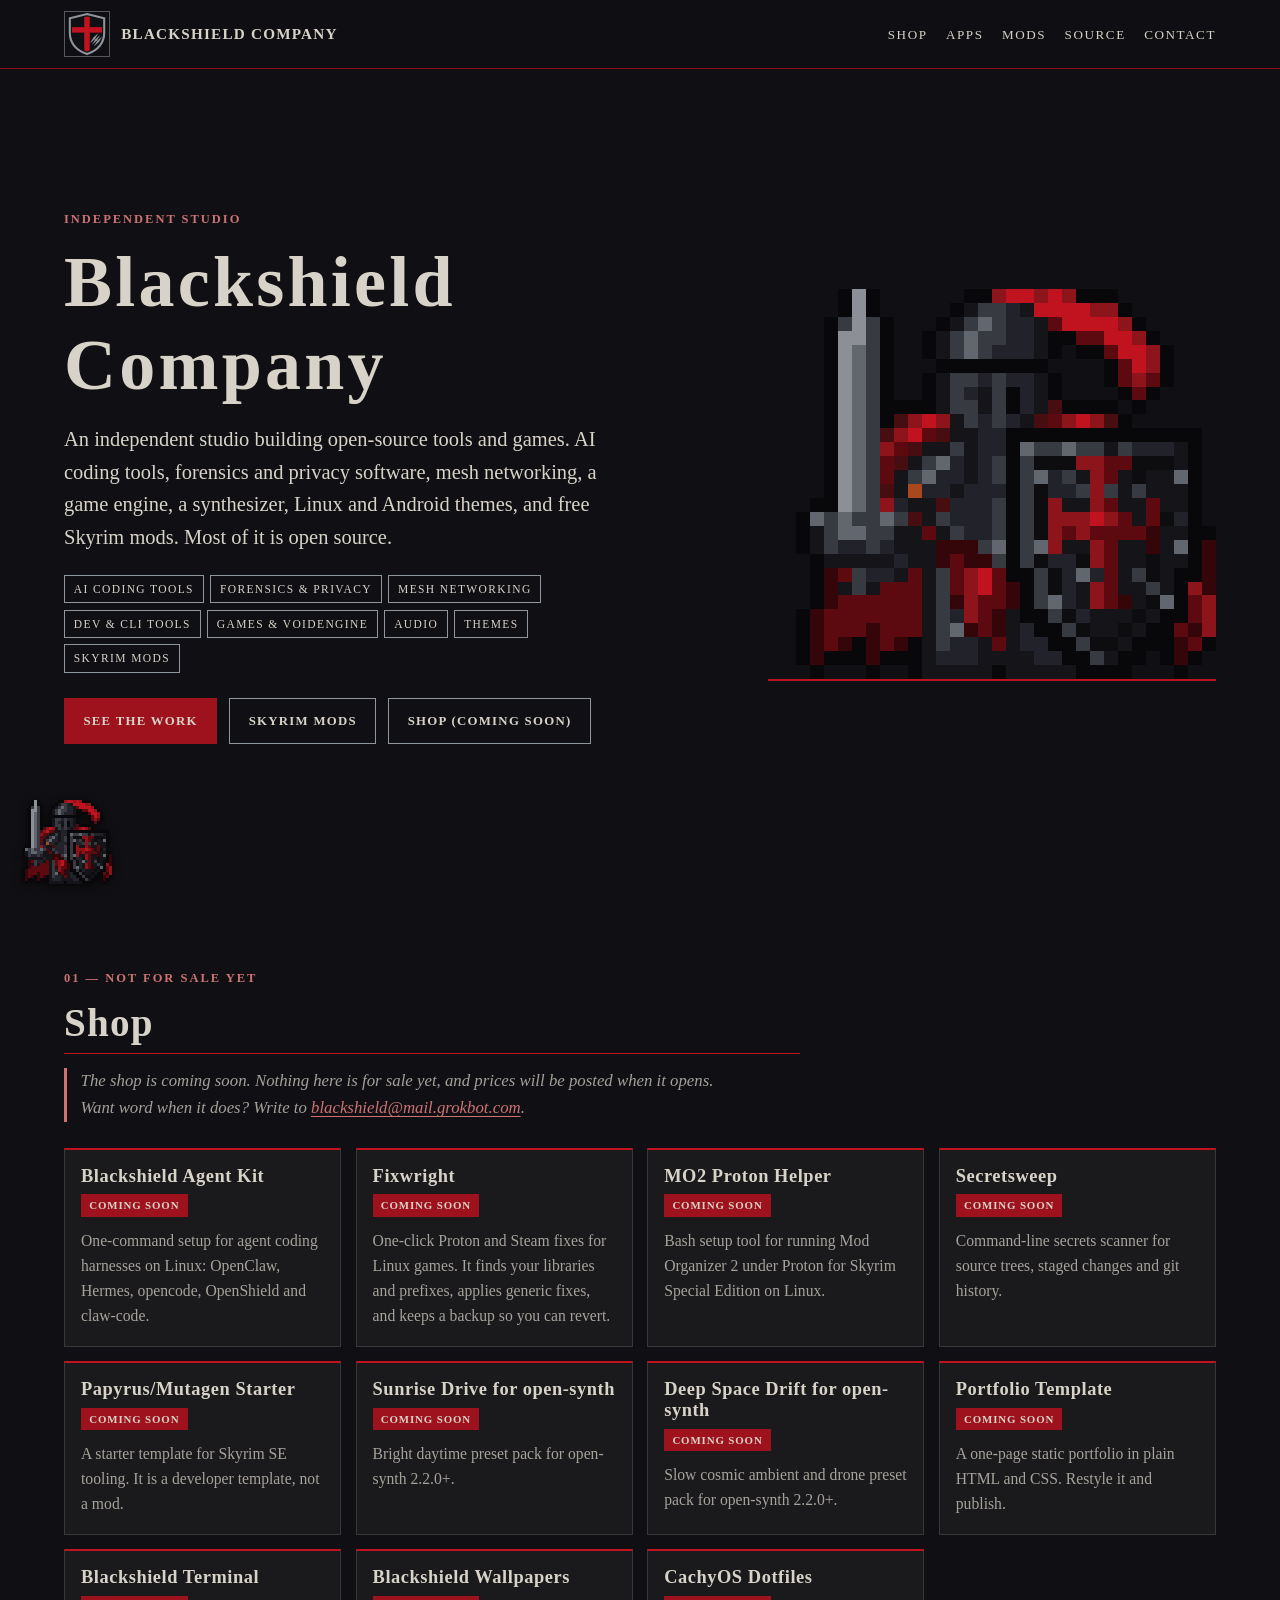
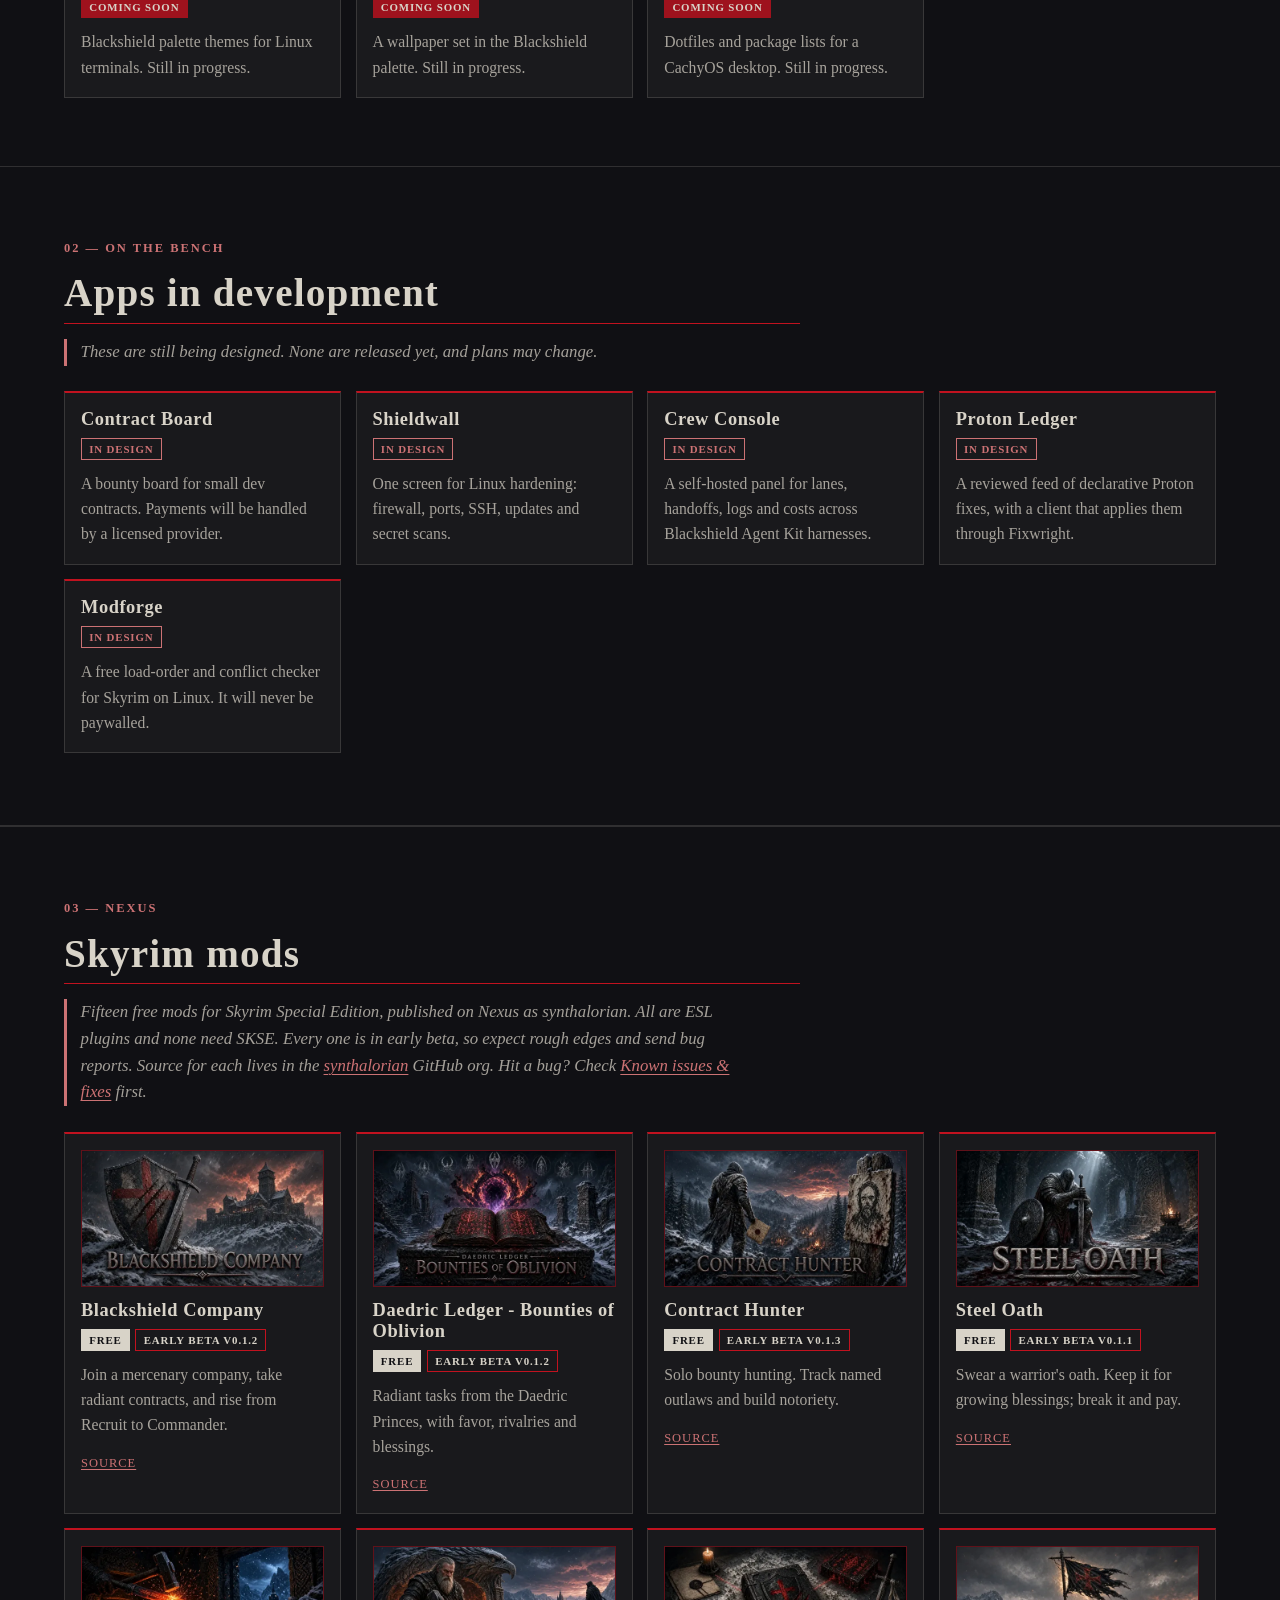
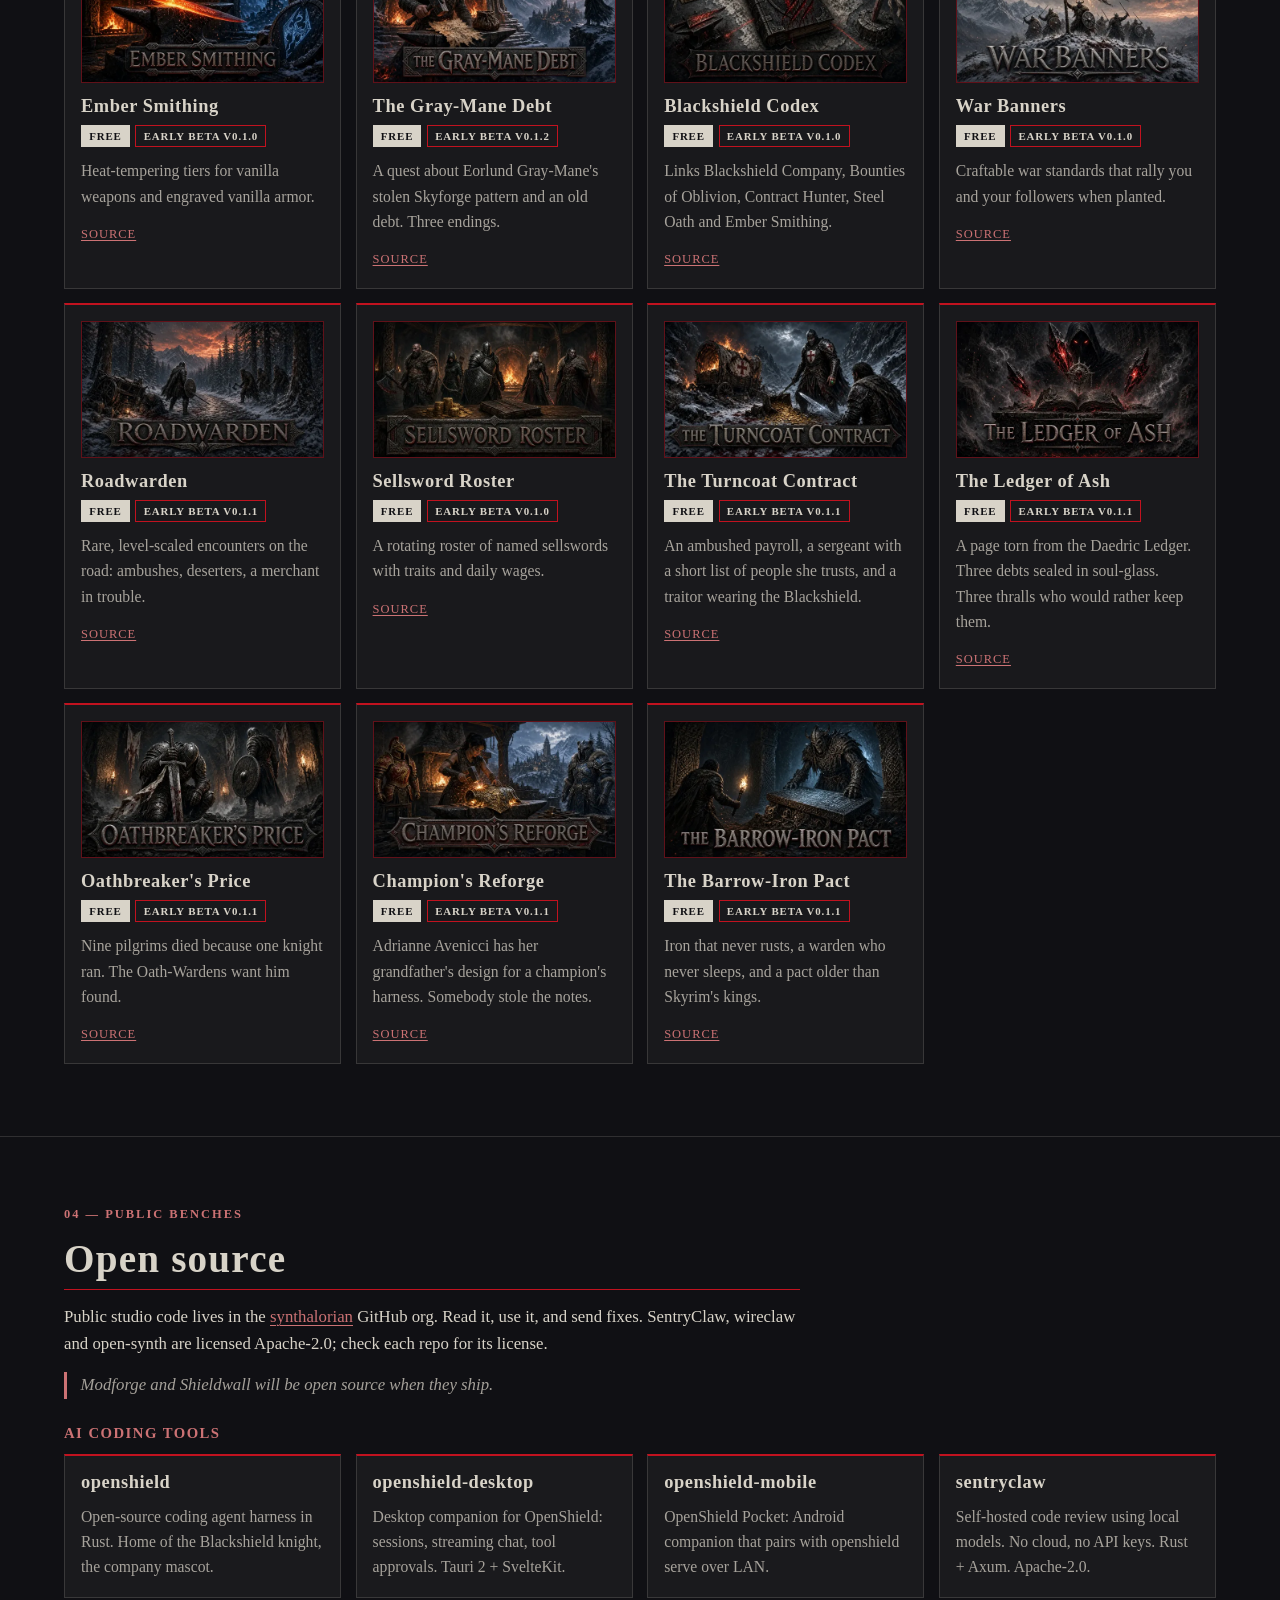
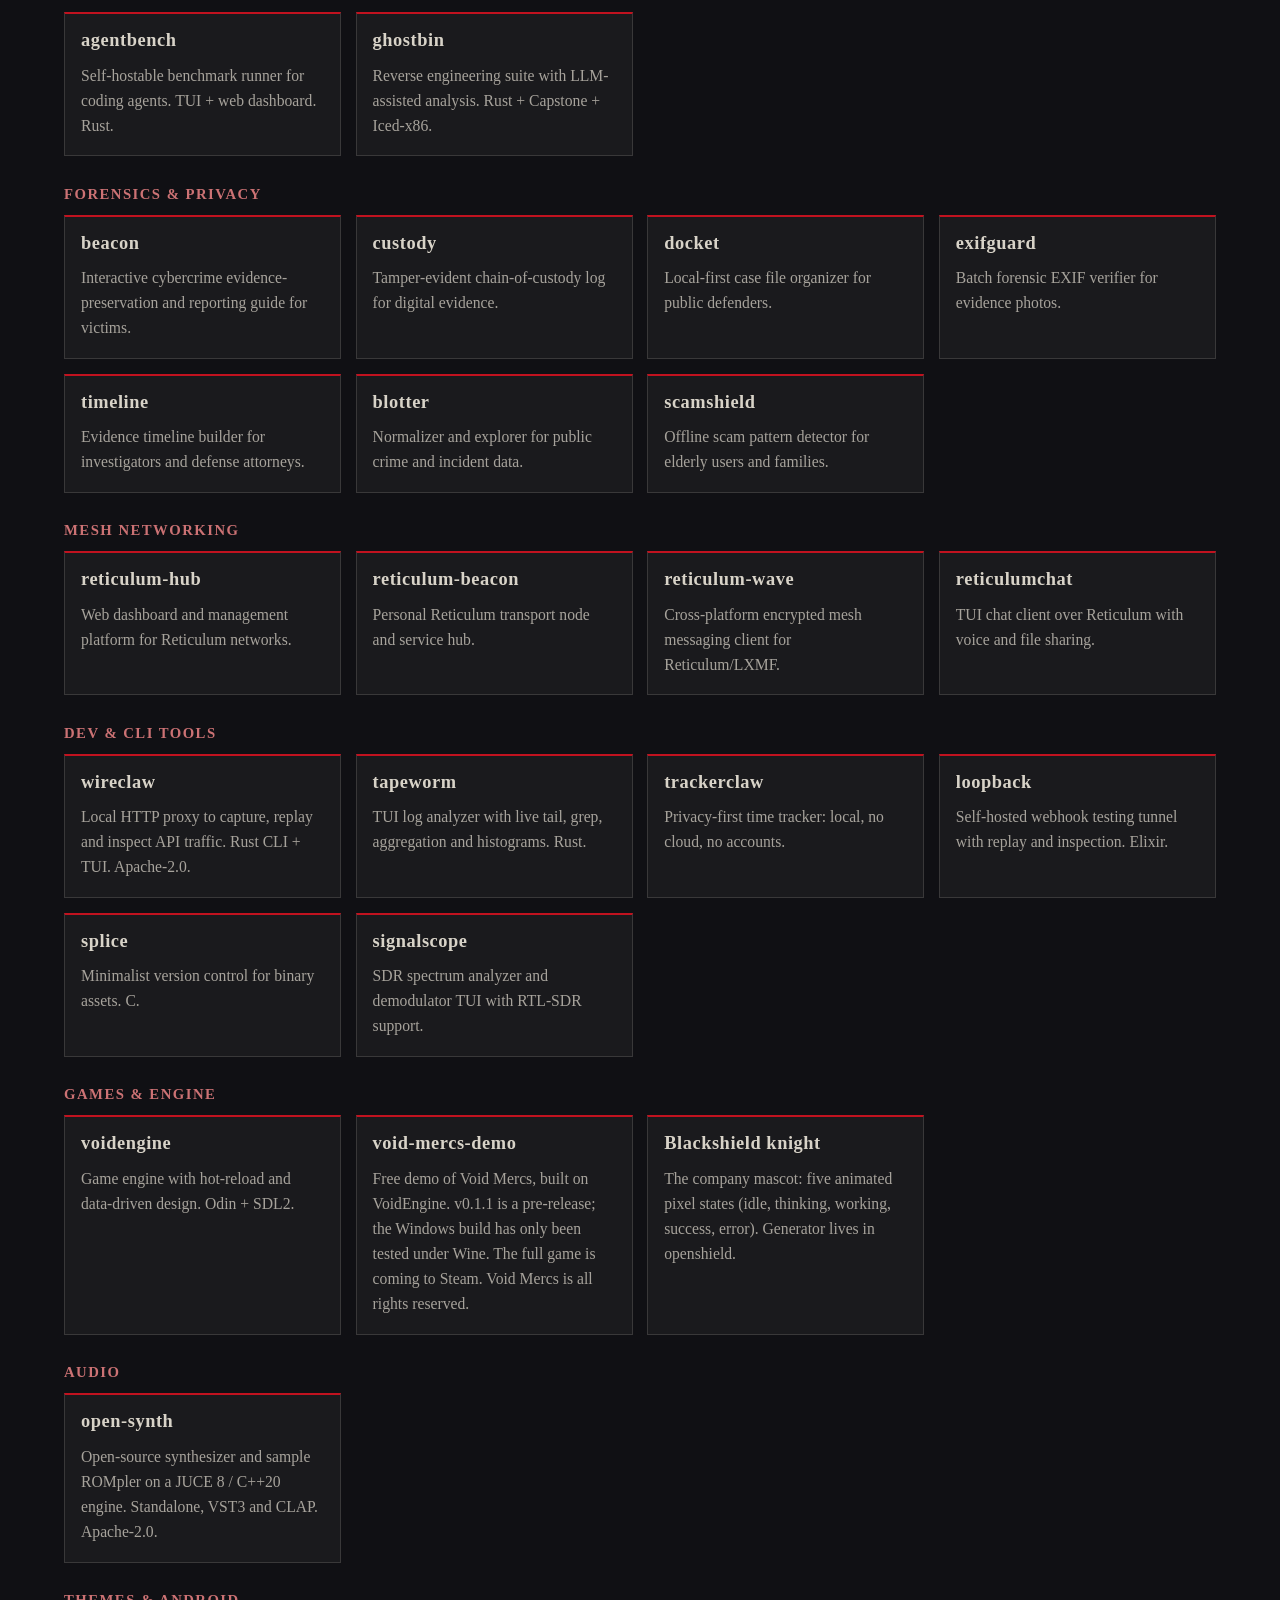
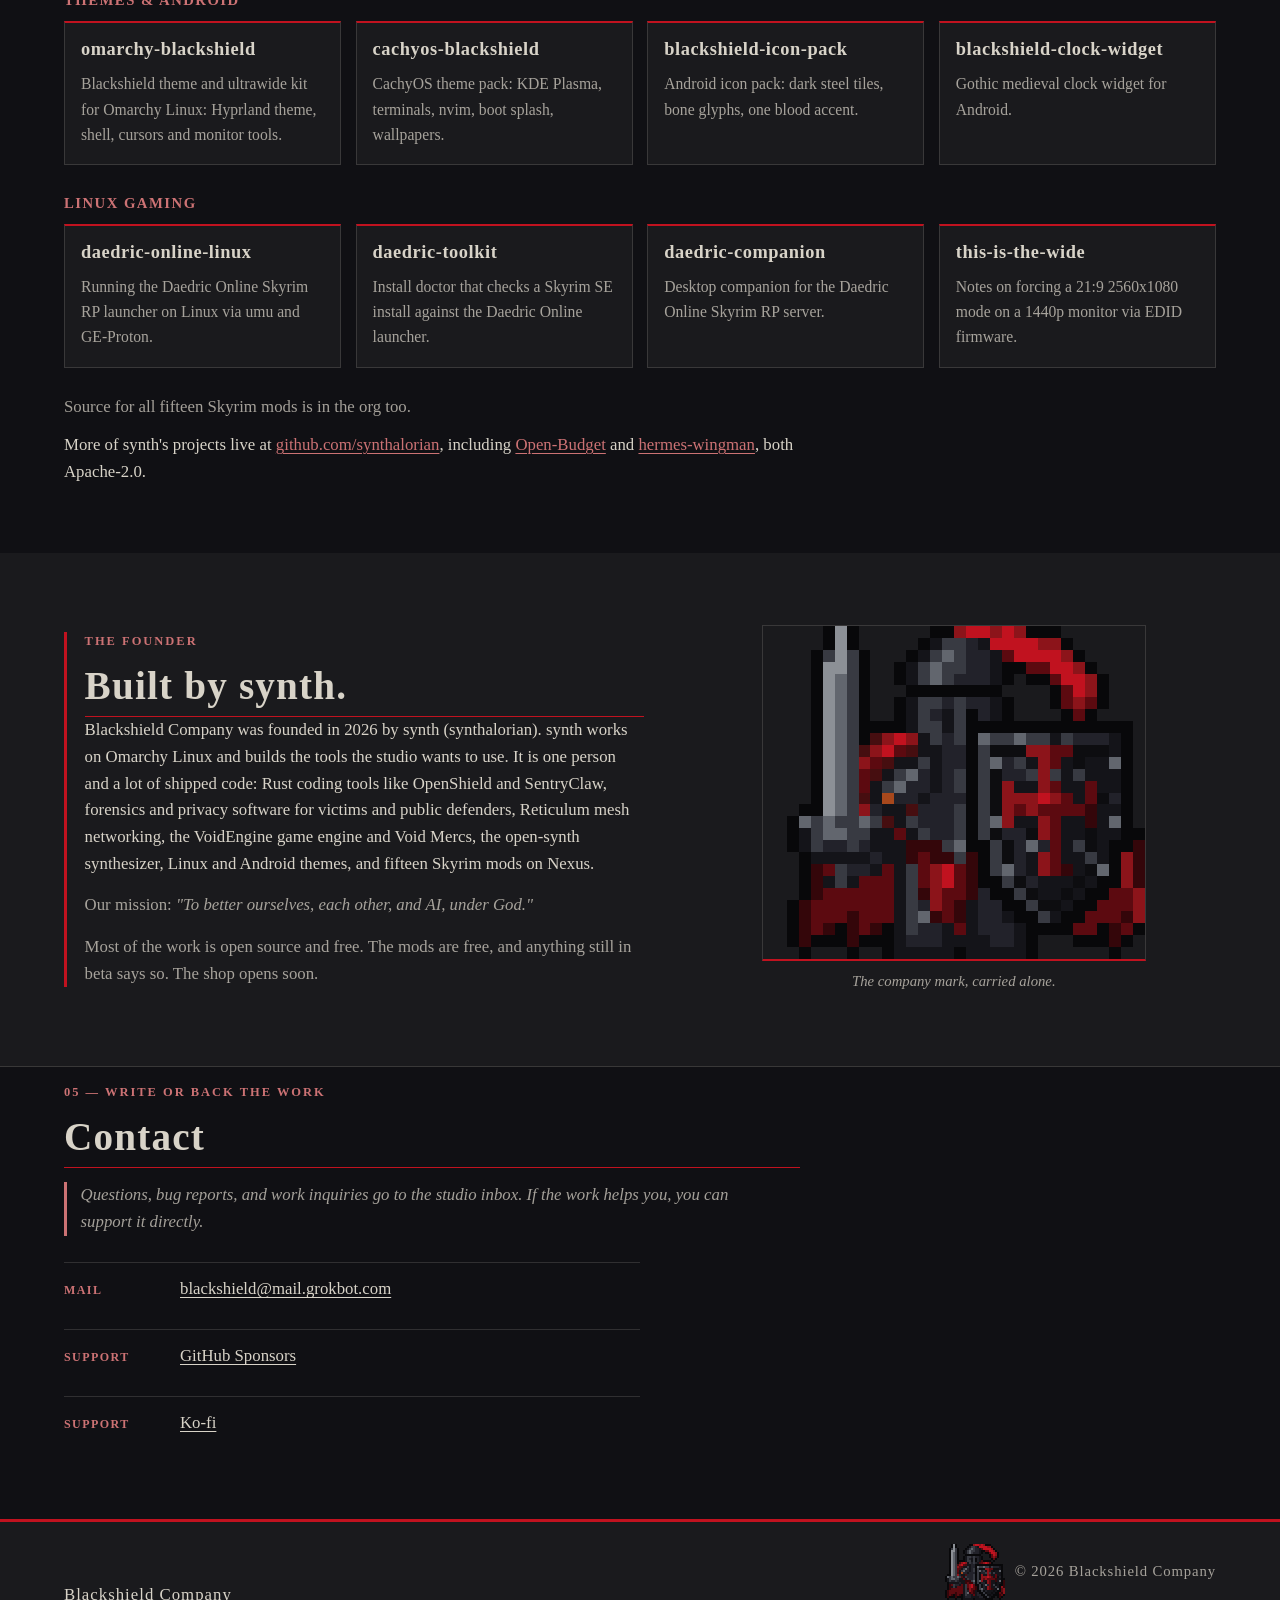
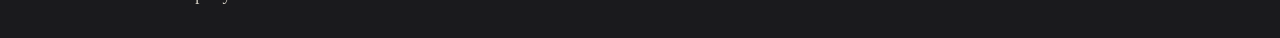
<file: index.html>
<!DOCTYPE html>
<html lang="en">
<head>
  <meta charset="utf-8">
  <script>document.documentElement.classList.add('js')</script>
  <meta name="viewport" content="width=device-width, initial-scale=1">
  <meta name="color-scheme" content="dark">
  <meta name="theme-color" content="#101014">
  <title>Blackshield Company</title>
  <meta name="description" content="Blackshield Company is an independent studio run by synth. Open-source dev tools, forensics and privacy software, mesh networking, games, audio, themes and free Skyrim mods.">
  <link rel="icon" href="assets/img/favicon-32.png" type="image/png" sizes="32x32">
  <link rel="apple-touch-icon" href="assets/img/favicon-180.png" sizes="180x180">
  <link rel="stylesheet" href="style.css">
</head>
<body id="top">
  <a class="skip" href="#main">Skip to content</a>

  <!-- ===== SECTION: NAV (final copy) ===== -->
  <header class="site-nav">
    <div class="nav-inner">
      <a class="brand" href="#top">
        <span class="crest"><img src="assets/img/logo.svg" alt="Blackshield Company logo: a black shield with a red cross and three claw marks" width="46" height="46"></span>
        <span class="brand-name">Blackshield Company</span>
      </a>
      <nav class="nav-links" aria-label="Primary">
        <a href="#shop">Shop</a>
        <a href="#apps">Apps</a>
        <a href="#mods">Mods</a>
        <a href="#source">Source</a>
        <a href="#contact">Contact</a>
      </nav>
    </div>
  </header>
  <!-- ===== END SECTION: NAV ===== -->

  <main id="main">
    <!-- ===== SECTION: HERO (final copy) ===== -->
    <section class="hero reveal" aria-labelledby="hero-title">
      <div class="hero-art" aria-hidden="true"><span class="knight knight-idle"><img src="assets/img/knight/idle.png" width="128" height="28" alt="" decoding="async"></span></div>
      <div class="hero-copy">
        <p class="eyebrow">Independent studio</p>
        <h1 id="hero-title">Blackshield Company</h1>
        <p class="lede">An independent studio building open-source tools and games. AI coding tools, forensics and privacy software, mesh networking, a game engine, a synthesizer, Linux and Android themes, and free Skyrim mods. Most of it is open source.</p>
        <ul class="hero-tags">
          <li>AI coding tools</li><li>Forensics &amp; privacy</li><li>Mesh networking</li><li>Dev &amp; CLI tools</li><li>Games &amp; VoidEngine</li><li>Audio</li><li>Themes</li><li>Skyrim mods</li>
        </ul>
        <div class="hero-actions">
          <a class="btn" href="#source">See the work</a>
          <a class="btn btn-line" href="#mods">Skyrim mods</a>
          <a class="btn btn-line" href="#shop">Shop (coming soon)</a>
        </div>
      </div>
    </section>
    <!-- ===== END SECTION: HERO ===== -->

    <!-- ===== SECTION: SHOP (final copy) ===== -->
    <section class="section reveal" id="shop" aria-labelledby="shop-title">
      <div class="wrap">
        <div class="section-head">
          <p class="eyebrow">01 — Not for sale yet</p>
          <h2 id="shop-title">Shop</h2>
          <p class="note">The shop is coming soon. Nothing here is for sale yet, and prices will be posted when it opens. Want word when it does? Write to <a href="mailto:blackshield@mail.grokbot.com">blackshield@mail.grokbot.com</a>.</p>
        </div>
        <div class="grid">
          <article class="card reveal">
            <div class="card-top">
              <h3>Blackshield Agent Kit</h3>
              <span class="badge badge-soon">Coming soon</span>
            </div>
            <p>One-command setup for agent coding harnesses on Linux: OpenClaw, Hermes, opencode, OpenShield and claw-code.</p>
          </article>
          <article class="card reveal">
            <div class="card-top">
              <h3>Fixwright</h3>
              <span class="badge badge-soon">Coming soon</span>
            </div>
            <p>One-click Proton and Steam fixes for Linux games. It finds your libraries and prefixes, applies generic fixes, and keeps a backup so you can revert.</p>
          </article>
          <article class="card reveal">
            <div class="card-top">
              <h3>MO2 Proton Helper</h3>
              <span class="badge badge-soon">Coming soon</span>
            </div>
            <p>Bash setup tool for running Mod Organizer 2 under Proton for Skyrim Special Edition on Linux.</p>
          </article>
          <article class="card reveal">
            <div class="card-top">
              <h3>Secretsweep</h3>
              <span class="badge badge-soon">Coming soon</span>
            </div>
            <p>Command-line secrets scanner for source trees, staged changes and git history.</p>
          </article>
          <article class="card reveal">
            <div class="card-top">
              <h3>Papyrus/Mutagen Starter</h3>
              <span class="badge badge-soon">Coming soon</span>
            </div>
            <p>A starter template for Skyrim SE tooling. It is a developer template, not a mod.</p>
          </article>
          <article class="card reveal">
            <div class="card-top">
              <h3>Sunrise Drive for open-synth</h3>
              <span class="badge badge-soon">Coming soon</span>
            </div>
            <p>Bright daytime preset pack for open-synth 2.2.0+.</p>
          </article>
          <article class="card reveal">
            <div class="card-top">
              <h3>Deep Space Drift for open-synth</h3>
              <span class="badge badge-soon">Coming soon</span>
            </div>
            <p>Slow cosmic ambient and drone preset pack for open-synth 2.2.0+.</p>
          </article>
          <article class="card reveal">
            <div class="card-top">
              <h3>Portfolio Template</h3>
              <span class="badge badge-soon">Coming soon</span>
            </div>
            <p>A one-page static portfolio in plain HTML and CSS. Restyle it and publish.</p>
          </article>
          <article class="card reveal">
            <div class="card-top">
              <h3>Blackshield Terminal</h3>
              <span class="badge badge-soon">Coming soon</span>
            </div>
            <p>Blackshield palette themes for Linux terminals. Still in progress.</p>
          </article>
          <article class="card reveal">
            <div class="card-top">
              <h3>Blackshield Wallpapers</h3>
              <span class="badge badge-soon">Coming soon</span>
            </div>
            <p>A wallpaper set in the Blackshield palette. Still in progress.</p>
          </article>
          <article class="card reveal">
            <div class="card-top">
              <h3>CachyOS Dotfiles</h3>
              <span class="badge badge-soon">Coming soon</span>
            </div>
            <p>Dotfiles and package lists for a CachyOS desktop. Still in progress.</p>
          </article>
        </div>
      </div>
    </section>
    <!-- ===== END SECTION: SHOP ===== -->

    <!-- ===== SECTION: APPS (final copy) ===== -->
    <section class="band reveal" id="apps" aria-labelledby="apps-title">
      <div class="wrap">
        <div class="section-head">
          <p class="eyebrow">02 — On the bench</p>
          <h2 id="apps-title">Apps in development</h2>
          <p class="note">These are still being designed. None are released yet, and plans may change.</p>
        </div>
        <div class="grid">
          <article class="card card-solid reveal">
            <div class="card-top">
              <h3>Contract Board</h3>
              <span class="badge badge-design">In design</span>
            </div>
            <p>A bounty board for small dev contracts. Payments will be handled by a licensed provider.</p>
          </article>
          <article class="card card-solid reveal">
            <div class="card-top">
              <h3>Shieldwall</h3>
              <span class="badge badge-design">In design</span>
            </div>
            <p>One screen for Linux hardening: firewall, ports, SSH, updates and secret scans.</p>
          </article>
          <article class="card card-solid reveal">
            <div class="card-top">
              <h3>Crew Console</h3>
              <span class="badge badge-design">In design</span>
            </div>
            <p>A self-hosted panel for lanes, handoffs, logs and costs across Blackshield Agent Kit harnesses.</p>
          </article>
          <article class="card card-solid reveal">
            <div class="card-top">
              <h3>Proton Ledger</h3>
              <span class="badge badge-design">In design</span>
            </div>
            <p>A reviewed feed of declarative Proton fixes, with a client that applies them through Fixwright.</p>
          </article>
          <article class="card card-solid reveal">
            <div class="card-top">
              <h3>Modforge</h3>
              <span class="badge badge-design">In design</span>
            </div>
            <p>A free load-order and conflict checker for Skyrim on Linux. It will never be paywalled.</p>
          </article>
        </div>
      </div>
    </section>
    <!-- ===== END SECTION: APPS ===== -->

    <!-- ===== SECTION: SKYRIM MODS (final copy) ===== -->
    <section class="band band-forge reveal" id="mods" aria-labelledby="mods-title">
      <div class="wrap">
        <div class="section-head">
          <p class="eyebrow">03 — Nexus</p>
          <h2 id="mods-title">Skyrim mods</h2>
          <p class="note">Fifteen free mods for Skyrim Special Edition, published on Nexus as synthalorian. All are ESL plugins and none need SKSE. Every one is in early beta, so expect rough edges and send bug reports. Source for each lives in the <a href="https://github.com/synthalorian">synthalorian</a> GitHub org. Hit a bug? Check <a href="/mods/known-issues/">Known issues &amp; fixes</a> first.</p>
        </div>
        <div class="grid">
          <article class="card card-solid reveal">
            <figure class="mod-art"><img src="assets/img/mods/blackshield-company.webp" alt="Cover art for Blackshield Company, a Skyrim mod: join a mercenary company, radiant contracts" width="600" height="338" loading="lazy" decoding="async"></figure>
            <div class="card-top">
              <h3><a href="https://www.nexusmods.com/skyrimspecialedition/mods/194203">Blackshield Company</a></h3>
              <span class="badge-row">
                <span class="badge badge-free">Free</span>
                <span class="badge badge-beta">Early beta v0.1.2</span>
              </span>
            </div>
            <p>Join a mercenary company, take radiant contracts, and rise from Recruit to Commander.</p>
            <p><a class="card-source" href="https://github.com/synthalorian/blackshield-company">Source</a></p>
          </article>
          <article class="card card-solid reveal">
            <figure class="mod-art"><img src="assets/img/mods/bounties-of-oblivion.webp" alt="Cover art for Daedric Ledger - Bounties of Oblivion, a Skyrim mod: radiant Daedric Prince tasks" width="600" height="338" loading="lazy" decoding="async"></figure>
            <div class="card-top">
              <h3><a href="https://www.nexusmods.com/skyrimspecialedition/mods/194204">Daedric Ledger - Bounties of Oblivion</a></h3>
              <span class="badge-row">
                <span class="badge badge-free">Free</span>
                <span class="badge badge-beta">Early beta v0.1.2</span>
              </span>
            </div>
            <p>Radiant tasks from the Daedric Princes, with favor, rivalries and blessings.</p>
            <p><a class="card-source" href="https://github.com/synthalorian/bounties-of-oblivion">Source</a></p>
          </article>
          <article class="card card-solid reveal">
            <figure class="mod-art"><img src="assets/img/mods/contract-hunter.webp" alt="Cover art for Contract Hunter, a Skyrim mod: solo bounty hunting, named outlaws" width="600" height="338" loading="lazy" decoding="async"></figure>
            <div class="card-top">
              <h3><a href="https://www.nexusmods.com/skyrimspecialedition/mods/194206">Contract Hunter</a></h3>
              <span class="badge-row">
                <span class="badge badge-free">Free</span>
                <span class="badge badge-beta">Early beta v0.1.3</span>
              </span>
            </div>
            <p>Solo bounty hunting. Track named outlaws and build notoriety.</p>
            <p><a class="card-source" href="https://github.com/synthalorian/contract-hunter">Source</a></p>
          </article>
          <article class="card card-solid reveal">
            <figure class="mod-art"><img src="assets/img/mods/steel-oath.webp" alt="Cover art for Steel Oath, a Skyrim mod: warrior's oaths and oathbreaker penalties" width="600" height="338" loading="lazy" decoding="async"></figure>
            <div class="card-top">
              <h3><a href="https://www.nexusmods.com/skyrimspecialedition/mods/194208">Steel Oath</a></h3>
              <span class="badge-row">
                <span class="badge badge-free">Free</span>
                <span class="badge badge-beta">Early beta v0.1.1</span>
              </span>
            </div>
            <p>Swear a warrior's oath. Keep it for growing blessings; break it and pay.</p>
            <p><a class="card-source" href="https://github.com/synthalorian/steel-oath">Source</a></p>
          </article>
          <article class="card card-solid reveal">
            <figure class="mod-art"><img src="assets/img/mods/ember-smithing.webp" alt="Cover art for Ember Smithing, a Skyrim mod: heat-tempering tiers and engraved armor" width="600" height="338" loading="lazy" decoding="async"></figure>
            <div class="card-top">
              <h3><a href="https://www.nexusmods.com/skyrimspecialedition/mods/194210">Ember Smithing</a></h3>
              <span class="badge-row">
                <span class="badge badge-free">Free</span>
                <span class="badge badge-beta">Early beta v0.1.0</span>
              </span>
            </div>
            <p>Heat-tempering tiers for vanilla weapons and engraved vanilla armor.</p>
            <p><a class="card-source" href="https://github.com/synthalorian/ember-smithing">Source</a></p>
          </article>
          <article class="card card-solid reveal">
            <figure class="mod-art"><img src="assets/img/mods/the-gray-mane-debt.webp" alt="Cover art for The Gray-Mane Debt, a Skyrim mod: Eorlund's stolen Skyforge pattern" width="600" height="338" loading="lazy" decoding="async"></figure>
            <div class="card-top">
              <h3><a href="https://www.nexusmods.com/skyrimspecialedition/mods/194214">The Gray-Mane Debt</a></h3>
              <span class="badge-row">
                <span class="badge badge-free">Free</span>
                <span class="badge badge-beta">Early beta v0.1.2</span>
              </span>
            </div>
            <p>A quest about Eorlund Gray-Mane's stolen Skyforge pattern and an old debt. Three endings.</p>
            <p><a class="card-source" href="https://github.com/synthalorian/the-gray-mane-debt">Source</a></p>
          </article>
          <article class="card card-solid reveal">
            <figure class="mod-art"><img src="assets/img/mods/blackshield-codex.webp" alt="Cover art for Blackshield Codex, a Skyrim mod: an integration plugin linking the Blackshield mods" width="600" height="338" loading="lazy" decoding="async"></figure>
            <div class="card-top">
              <h3><a href="https://www.nexusmods.com/skyrimspecialedition/mods/194216">Blackshield Codex</a></h3>
              <span class="badge-row">
                <span class="badge badge-free">Free</span>
                <span class="badge badge-beta">Early beta v0.1.0</span>
              </span>
            </div>
            <p>Links Blackshield Company, Bounties of Oblivion, Contract Hunter, Steel Oath and Ember Smithing.</p>
            <p><a class="card-source" href="https://github.com/synthalorian/blackshield-codex">Source</a></p>
          </article>
          <article class="card card-solid reveal">
            <figure class="mod-art"><img src="assets/img/mods/war-banners.webp" alt="Cover art for War Banners, a Skyrim mod: craftable war standards that rally followers" width="600" height="338" loading="lazy" decoding="async"></figure>
            <div class="card-top">
              <h3><a href="https://www.nexusmods.com/skyrimspecialedition/mods/194220">War Banners</a></h3>
              <span class="badge-row">
                <span class="badge badge-free">Free</span>
                <span class="badge badge-beta">Early beta v0.1.0</span>
              </span>
            </div>
            <p>Craftable war standards that rally you and your followers when planted.</p>
            <p><a class="card-source" href="https://github.com/synthalorian/war-banners">Source</a></p>
          </article>
          <article class="card card-solid reveal">
            <figure class="mod-art"><img src="assets/img/mods/roadwarden.webp" alt="Cover art for Roadwarden, a Skyrim mod: rare level-scaled road encounters" width="600" height="338" loading="lazy" decoding="async"></figure>
            <div class="card-top">
              <h3><a href="https://www.nexusmods.com/skyrimspecialedition/mods/194222">Roadwarden</a></h3>
              <span class="badge-row">
                <span class="badge badge-free">Free</span>
                <span class="badge badge-beta">Early beta v0.1.1</span>
              </span>
            </div>
            <p>Rare, level-scaled encounters on the road: ambushes, deserters, a merchant in trouble.</p>
            <p><a class="card-source" href="https://github.com/synthalorian/roadwarden">Source</a></p>
          </article>
          <article class="card card-solid reveal">
            <figure class="mod-art"><img src="assets/img/mods/sellsword-roster.webp" alt="Cover art for Sellsword Roster, a Skyrim mod: rotating named sellswords with traits and wages" width="600" height="338" loading="lazy" decoding="async"></figure>
            <div class="card-top">
              <h3><a href="https://www.nexusmods.com/skyrimspecialedition/mods/194224">Sellsword Roster</a></h3>
              <span class="badge-row">
                <span class="badge badge-free">Free</span>
                <span class="badge badge-beta">Early beta v0.1.0</span>
              </span>
            </div>
            <p>A rotating roster of named sellswords with traits and daily wages.</p>
            <p><a class="card-source" href="https://github.com/synthalorian/sellsword-roster">Source</a></p>
          </article>
          <article class="card card-solid reveal">
            <figure class="mod-art"><img src="assets/img/mods/the-turncoat-contract.webp" alt="Cover art for The Turncoat Contract, a Skyrim mod: an ambushed payroll and a traitor wearing the Blackshield" width="600" height="338" loading="lazy" decoding="async"></figure>
            <div class="card-top">
              <h3><a href="https://www.nexusmods.com/skyrimspecialedition/mods/194333">The Turncoat Contract</a></h3>
              <span class="badge-row">
                <span class="badge badge-free">Free</span>
                <span class="badge badge-beta">Early beta v0.1.1</span>
              </span>
            </div>
            <p>An ambushed payroll, a sergeant with a short list of people she trusts, and a traitor wearing the Blackshield.</p>
            <p><a class="card-source" href="https://github.com/synthalorian/the-turncoat-contract">Source</a></p>
          </article>
          <article class="card card-solid reveal">
            <figure class="mod-art"><img src="assets/img/mods/the-ledger-of-ash.webp" alt="Cover art for The Ledger of Ash, a Skyrim mod: three debts sealed in soul-glass" width="600" height="338" loading="lazy" decoding="async"></figure>
            <div class="card-top">
              <h3><a href="https://www.nexusmods.com/skyrimspecialedition/mods/194334">The Ledger of Ash</a></h3>
              <span class="badge-row">
                <span class="badge badge-free">Free</span>
                <span class="badge badge-beta">Early beta v0.1.1</span>
              </span>
            </div>
            <p>A page torn from the Daedric Ledger. Three debts sealed in soul-glass. Three thralls who would rather keep them.</p>
            <p><a class="card-source" href="https://github.com/synthalorian/the-ledger-of-ash">Source</a></p>
          </article>
          <article class="card card-solid reveal">
            <figure class="mod-art"><img src="assets/img/mods/oathbreakers-price.webp" alt="Cover art for Oathbreaker's Price, a Skyrim mod: nine pilgrims died because one knight ran" width="600" height="338" loading="lazy" decoding="async"></figure>
            <div class="card-top">
              <h3><a href="https://www.nexusmods.com/skyrimspecialedition/mods/194335">Oathbreaker's Price</a></h3>
              <span class="badge-row">
                <span class="badge badge-free">Free</span>
                <span class="badge badge-beta">Early beta v0.1.1</span>
              </span>
            </div>
            <p>Nine pilgrims died because one knight ran. The Oath-Wardens want him found.</p>
            <p><a class="card-source" href="https://github.com/synthalorian/oathbreakers-price">Source</a></p>
          </article>
          <article class="card card-solid reveal">
            <figure class="mod-art"><img src="assets/img/mods/champions-reforge.webp" alt="Cover art for Champion's Reforge, a Skyrim mod: a stolen design for a champion's harness" width="600" height="338" loading="lazy" decoding="async"></figure>
            <div class="card-top">
              <h3><a href="https://www.nexusmods.com/skyrimspecialedition/mods/194336">Champion's Reforge</a></h3>
              <span class="badge-row">
                <span class="badge badge-free">Free</span>
                <span class="badge badge-beta">Early beta v0.1.1</span>
              </span>
            </div>
            <p>Adrianne Avenicci has her grandfather's design for a champion's harness. Somebody stole the notes.</p>
            <p><a class="card-source" href="https://github.com/synthalorian/champions-reforge">Source</a></p>
          </article>
          <article class="card card-solid reveal">
            <figure class="mod-art"><img src="assets/img/mods/barrow-iron-pact.webp" alt="Cover art for The Barrow-Iron Pact, a Skyrim mod: iron that never rusts and a pact older than Skyrim's kings" width="600" height="338" loading="lazy" decoding="async"></figure>
            <div class="card-top">
              <h3><a href="https://www.nexusmods.com/skyrimspecialedition/mods/194337">The Barrow-Iron Pact</a></h3>
              <span class="badge-row">
                <span class="badge badge-free">Free</span>
                <span class="badge badge-beta">Early beta v0.1.1</span>
              </span>
            </div>
            <p>Iron that never rusts, a warden who never sleeps, and a pact older than Skyrim's kings.</p>
            <p><a class="card-source" href="https://github.com/synthalorian/barrow-iron-pact">Source</a></p>
          </article>
        </div>
      </div>
    </section>
    <!-- ===== END SECTION: SKYRIM MODS ===== -->

    <!-- ===== SECTION: OPEN SOURCE (final copy) ===== -->
    <section class="section reveal" id="source" aria-labelledby="source-title">
      <div class="wrap">
        <div class="section-head">
          <p class="eyebrow">04 — Public benches</p>
          <h2 id="source-title">Open source</h2>
          <p class="source-intro">Public studio code lives in the <a href="https://github.com/synthalorian">synthalorian</a> GitHub org. Read it, use it, and send fixes. SentryClaw, wireclaw and open-synth are licensed Apache-2.0; check each repo for its license.</p>
          <p class="note">Modforge and Shieldwall will be open source when they ship.</p>
        </div>
        <div class="source-group">
          <h3>AI coding tools</h3>
          <div class="grid">
            <article class="card card-openshield reveal">
              <h3><a href="https://github.com/synthalorian/openshield">openshield</a></h3>
              <p>Open-source coding agent harness in Rust. Home of the Blackshield knight, the company mascot.</p>
            </article>
            <article class="card reveal">
              <h3><a href="https://github.com/synthalorian/openshield-desktop">openshield-desktop</a></h3>
              <p>Desktop companion for OpenShield: sessions, streaming chat, tool approvals. Tauri 2 + SvelteKit.</p>
            </article>
            <article class="card reveal">
              <h3><a href="https://github.com/synthalorian/openshield-mobile">openshield-mobile</a></h3>
              <p>OpenShield Pocket: Android companion that pairs with openshield serve over LAN.</p>
            </article>
            <article class="card reveal">
              <h3><a href="https://github.com/synthalorian/sentryclaw">sentryclaw</a></h3>
              <p>Self-hosted code review using local models. No cloud, no API keys. Rust + Axum. Apache-2.0.</p>
            </article>
            <article class="card reveal">
              <h3><a href="https://github.com/synthalorian/agentbench">agentbench</a></h3>
              <p>Self-hostable benchmark runner for coding agents. TUI + web dashboard. Rust.</p>
            </article>
            <article class="card reveal">
              <h3><a href="https://github.com/synthalorian/ghostbin">ghostbin</a></h3>
              <p>Reverse engineering suite with LLM-assisted analysis. Rust + Capstone + Iced-x86.</p>
            </article>
          </div>
        </div>
        <div class="source-group">
          <h3>Forensics &amp; privacy</h3>
          <div class="grid">
            <article class="card reveal">
              <h3><a href="https://github.com/synthalorian/beacon">beacon</a></h3>
              <p>Interactive cybercrime evidence-preservation and reporting guide for victims.</p>
            </article>
            <article class="card reveal">
              <h3><a href="https://github.com/synthalorian/custody">custody</a></h3>
              <p>Tamper-evident chain-of-custody log for digital evidence.</p>
            </article>
            <article class="card reveal">
              <h3><a href="https://github.com/synthalorian/docket">docket</a></h3>
              <p>Local-first case file organizer for public defenders.</p>
            </article>
            <article class="card reveal">
              <h3><a href="https://github.com/synthalorian/exifguard">exifguard</a></h3>
              <p>Batch forensic EXIF verifier for evidence photos.</p>
            </article>
            <article class="card reveal">
              <h3><a href="https://github.com/synthalorian/timeline">timeline</a></h3>
              <p>Evidence timeline builder for investigators and defense attorneys.</p>
            </article>
            <article class="card reveal">
              <h3><a href="https://github.com/synthalorian/blotter">blotter</a></h3>
              <p>Normalizer and explorer for public crime and incident data.</p>
            </article>
            <article class="card reveal">
              <h3><a href="https://github.com/synthalorian/scamshield">scamshield</a></h3>
              <p>Offline scam pattern detector for elderly users and families.</p>
            </article>
          </div>
        </div>
        <div class="source-group">
          <h3>Mesh networking</h3>
          <div class="grid">
            <article class="card reveal">
              <h3><a href="https://github.com/synthalorian/reticulum-hub">reticulum-hub</a></h3>
              <p>Web dashboard and management platform for Reticulum networks.</p>
            </article>
            <article class="card reveal">
              <h3><a href="https://github.com/synthalorian/reticulum-beacon">reticulum-beacon</a></h3>
              <p>Personal Reticulum transport node and service hub.</p>
            </article>
            <article class="card reveal">
              <h3><a href="https://github.com/synthalorian/reticulum-wave">reticulum-wave</a></h3>
              <p>Cross-platform encrypted mesh messaging client for Reticulum/LXMF.</p>
            </article>
            <article class="card reveal">
              <h3><a href="https://github.com/synthalorian/reticulumchat">reticulumchat</a></h3>
              <p>TUI chat client over Reticulum with voice and file sharing.</p>
            </article>
          </div>
        </div>
        <div class="source-group">
          <h3>Dev &amp; CLI tools</h3>
          <div class="grid">
            <article class="card reveal">
              <h3><a href="https://github.com/synthalorian/wireclaw">wireclaw</a></h3>
              <p>Local HTTP proxy to capture, replay and inspect API traffic. Rust CLI + TUI. Apache-2.0.</p>
            </article>
            <article class="card reveal">
              <h3><a href="https://github.com/synthalorian/tapeworm">tapeworm</a></h3>
              <p>TUI log analyzer with live tail, grep, aggregation and histograms. Rust.</p>
            </article>
            <article class="card reveal">
              <h3><a href="https://github.com/synthalorian/trackerclaw">trackerclaw</a></h3>
              <p>Privacy-first time tracker: local, no cloud, no accounts.</p>
            </article>
            <article class="card reveal">
              <h3><a href="https://github.com/synthalorian/loopback">loopback</a></h3>
              <p>Self-hosted webhook testing tunnel with replay and inspection. Elixir.</p>
            </article>
            <article class="card reveal">
              <h3><a href="https://github.com/synthalorian/splice">splice</a></h3>
              <p>Minimalist version control for binary assets. C.</p>
            </article>
            <article class="card reveal">
              <h3><a href="https://github.com/synthalorian/signalscope">signalscope</a></h3>
              <p>SDR spectrum analyzer and demodulator TUI with RTL-SDR support.</p>
            </article>
          </div>
        </div>
        <div class="source-group">
          <h3>Games &amp; engine</h3>
          <div class="grid">
            <article class="card reveal">
              <h3><a href="https://github.com/synthalorian/voidengine">voidengine</a></h3>
              <p>Game engine with hot-reload and data-driven design. Odin + SDL2.</p>
            </article>
            <article class="card reveal">
              <h3><a href="https://github.com/synthalorian/void-mercs-demo">void-mercs-demo</a></h3>
              <p>Free demo of Void Mercs, built on VoidEngine. v0.1.1 is a pre-release; the Windows build has only been tested under Wine. The full game is coming to Steam. Void Mercs is all rights reserved.</p>
            </article>
            <article class="card reveal">
              <h3><a href="https://github.com/synthalorian/openshield/blob/main/scripts/knight-sprite.py">Blackshield knight</a></h3>
              <p>The company mascot: five animated pixel states (idle, thinking, working, success, error). Generator lives in openshield.</p>
            </article>
          </div>
        </div>
        <div class="source-group">
          <h3>Audio</h3>
          <div class="grid">
            <article class="card reveal">
              <h3><a href="https://github.com/synthalorian/open-synth">open-synth</a></h3>
              <p>Open-source synthesizer and sample ROMpler on a JUCE 8 / C++20 engine. Standalone, VST3 and CLAP. Apache-2.0.</p>
            </article>
          </div>
        </div>
        <div class="source-group">
          <h3>Themes &amp; Android</h3>
          <div class="grid">
            <article class="card reveal">
              <h3><a href="https://github.com/synthalorian/omarchy-blackshield">omarchy-blackshield</a></h3>
              <p>Blackshield theme and ultrawide kit for Omarchy Linux: Hyprland theme, shell, cursors and monitor tools.</p>
            </article>
            <article class="card reveal">
              <h3><a href="https://github.com/synthalorian/cachyos-blackshield">cachyos-blackshield</a></h3>
              <p>CachyOS theme pack: KDE Plasma, terminals, nvim, boot splash, wallpapers.</p>
            </article>
            <article class="card reveal">
              <h3><a href="https://github.com/synthalorian/blackshield-icon-pack">blackshield-icon-pack</a></h3>
              <p>Android icon pack: dark steel tiles, bone glyphs, one blood accent.</p>
            </article>
            <article class="card reveal">
              <h3><a href="https://github.com/synthalorian/blackshield-clock-widget">blackshield-clock-widget</a></h3>
              <p>Gothic medieval clock widget for Android.</p>
            </article>
          </div>
        </div>
        <div class="source-group">
          <h3>Linux gaming</h3>
          <div class="grid">
            <article class="card reveal">
              <h3><a href="https://github.com/synthalorian/daedric-online-linux">daedric-online-linux</a></h3>
              <p>Running the Daedric Online Skyrim RP launcher on Linux via umu and GE-Proton.</p>
            </article>
            <article class="card reveal">
              <h3><a href="https://github.com/synthalorian/daedric-toolkit">daedric-toolkit</a></h3>
              <p>Install doctor that checks a Skyrim SE install against the Daedric Online launcher.</p>
            </article>
            <article class="card reveal">
              <h3><a href="https://github.com/synthalorian/daedric-companion">daedric-companion</a></h3>
              <p>Desktop companion for the Daedric Online Skyrim RP server.</p>
            </article>
            <article class="card reveal">
              <h3><a href="https://github.com/synthalorian/this-is-the-wide">this-is-the-wide</a></h3>
              <p>Notes on forcing a 21:9 2560x1080 mode on a 1440p monitor via EDID firmware.</p>
            </article>
          </div>
        </div>
        <p class="source-foot">Source for all fifteen Skyrim mods is in the org too.</p>
        <p class="source-foot">More of synth's projects live at <a href="https://github.com/synthalorian">github.com/synthalorian</a>, including <a href="https://github.com/synthalorian/Open-Budget">Open-Budget</a> and <a href="https://github.com/synthalorian/hermes-wingman">hermes-wingman</a>, both Apache-2.0.</p>
      </div>
    </section>
    <!-- ===== END SECTION: OPEN SOURCE ===== -->

    <!-- ===== SECTION: STUDIO PITCH (final copy) ===== -->
    <section class="pitch reveal" id="studio" aria-labelledby="studio-title">
      <div class="wrap pitch-grid">
        <div class="pitch-copy">
          <p class="eyebrow">The founder</p>
          <h2 id="studio-title">Built by synth.</h2>
          <p>Blackshield Company was founded in 2026 by synth (synthalorian). synth works on Omarchy Linux and builds the tools the studio wants to use. It is one person and a lot of shipped code: Rust coding tools like OpenShield and SentryClaw, forensics and privacy software for victims and public defenders, Reticulum mesh networking, the VoidEngine game engine and Void Mercs, the open-synth synthesizer, Linux and Android themes, and fifteen Skyrim mods on Nexus.</p>
          <p class="mission">Our mission: <em>"To better ourselves, each other, and AI, under God."</em></p>
          <p>Most of the work is open source and free. The mods are free, and anything still in beta says so. The shop opens soon.</p>
        </div>
        <figure class="plate">
          <span class="knight knight-success"><img src="assets/img/knight/success.png" width="96" height="28" alt="The Blackshield knight: a black helm, a red plume, a sword and a red-cross shield" decoding="async"></span>
          <figcaption>The company mark, carried alone.</figcaption>
        </figure>
      </div>
    </section>
    <!-- ===== END SECTION: STUDIO PITCH ===== -->

    <!-- ===== SECTION: CONTACT (final copy) ===== -->
    <section class="section contact reveal" id="contact" aria-labelledby="contact-title">
      <div class="wrap">
        <div class="section-head">
          <p class="eyebrow">05 — Write or back the work</p>
          <h2 id="contact-title">Contact</h2>
          <p class="note">Questions, bug reports, and work inquiries go to the studio inbox. If the work helps you, you can support it directly.</p>
        </div>
        <ul class="contact-list">
          <li>
            <span class="contact-label">Mail</span>
            <a href="mailto:blackshield@mail.grokbot.com">blackshield@mail.grokbot.com</a>
          </li>
          <li>
            <span class="contact-label">Support</span>
            <a href="https://github.com/sponsors/synthalorian">GitHub Sponsors</a>
          </li>
          <li>
            <span class="contact-label">Support</span>
            <a href="https://ko-fi.com/synthalorian">Ko-fi</a>
          </li>
        </ul>
      </div>
    </section>
    <!-- ===== END SECTION: CONTACT ===== -->
  </main>

  <!-- ===== SECTION: FOOTER (final copy) ===== -->
  <footer class="site-footer reveal">
    <div class="wrap footer-inner">
      <a href="#top">Blackshield Company</a>
      <p class="footer-mascot"><img src="assets/img/knight/frame.png" alt="The Blackshield knight" width="64" height="56" loading="lazy" decoding="async"> © 2026 Blackshield Company</p>
    </div>
  </footer>
  <!-- ===== END SECTION: FOOTER ===== -->
  <script>
    document.documentElement.classList.add("js");
    (function () {
      var nodes = document.querySelectorAll(".reveal");
      if (!("IntersectionObserver" in window)) {
        for (var i = 0; i < nodes.length; i++) nodes[i].classList.add("is-visible");
        return;
      }
      var io = new IntersectionObserver(function (entries) {
        for (var i = 0; i < entries.length; i++) {
          if (entries[i].isIntersecting) {
            entries[i].target.classList.add("is-visible");
            io.unobserve(entries[i].target);
          }
        }
      }, { threshold: 0, rootMargin: "0px 0px -8% 0px" });
      var view = window.innerHeight || document.documentElement.clientHeight;
      for (var j = 0; j < nodes.length; j++) {
        var box = nodes[j].getBoundingClientRect();
        if (box.top < view * 0.92 && box.bottom > 0) nodes[j].classList.add("is-visible");
        io.observe(nodes[j]);
      }
    })();
  </script>
  <button type="button" class="corner-knight" data-knight-base="/assets/img/knight/" aria-label="The Blackshield knight, the company mascot. Press for a sword swing."><span class="knight knight-idle"><img src="/assets/img/knight/idle.png" width="128" height="28" alt="" decoding="async"></span></button>
  <script src="/assets/knight.js" defer></script>
</body>
</html>
</file>
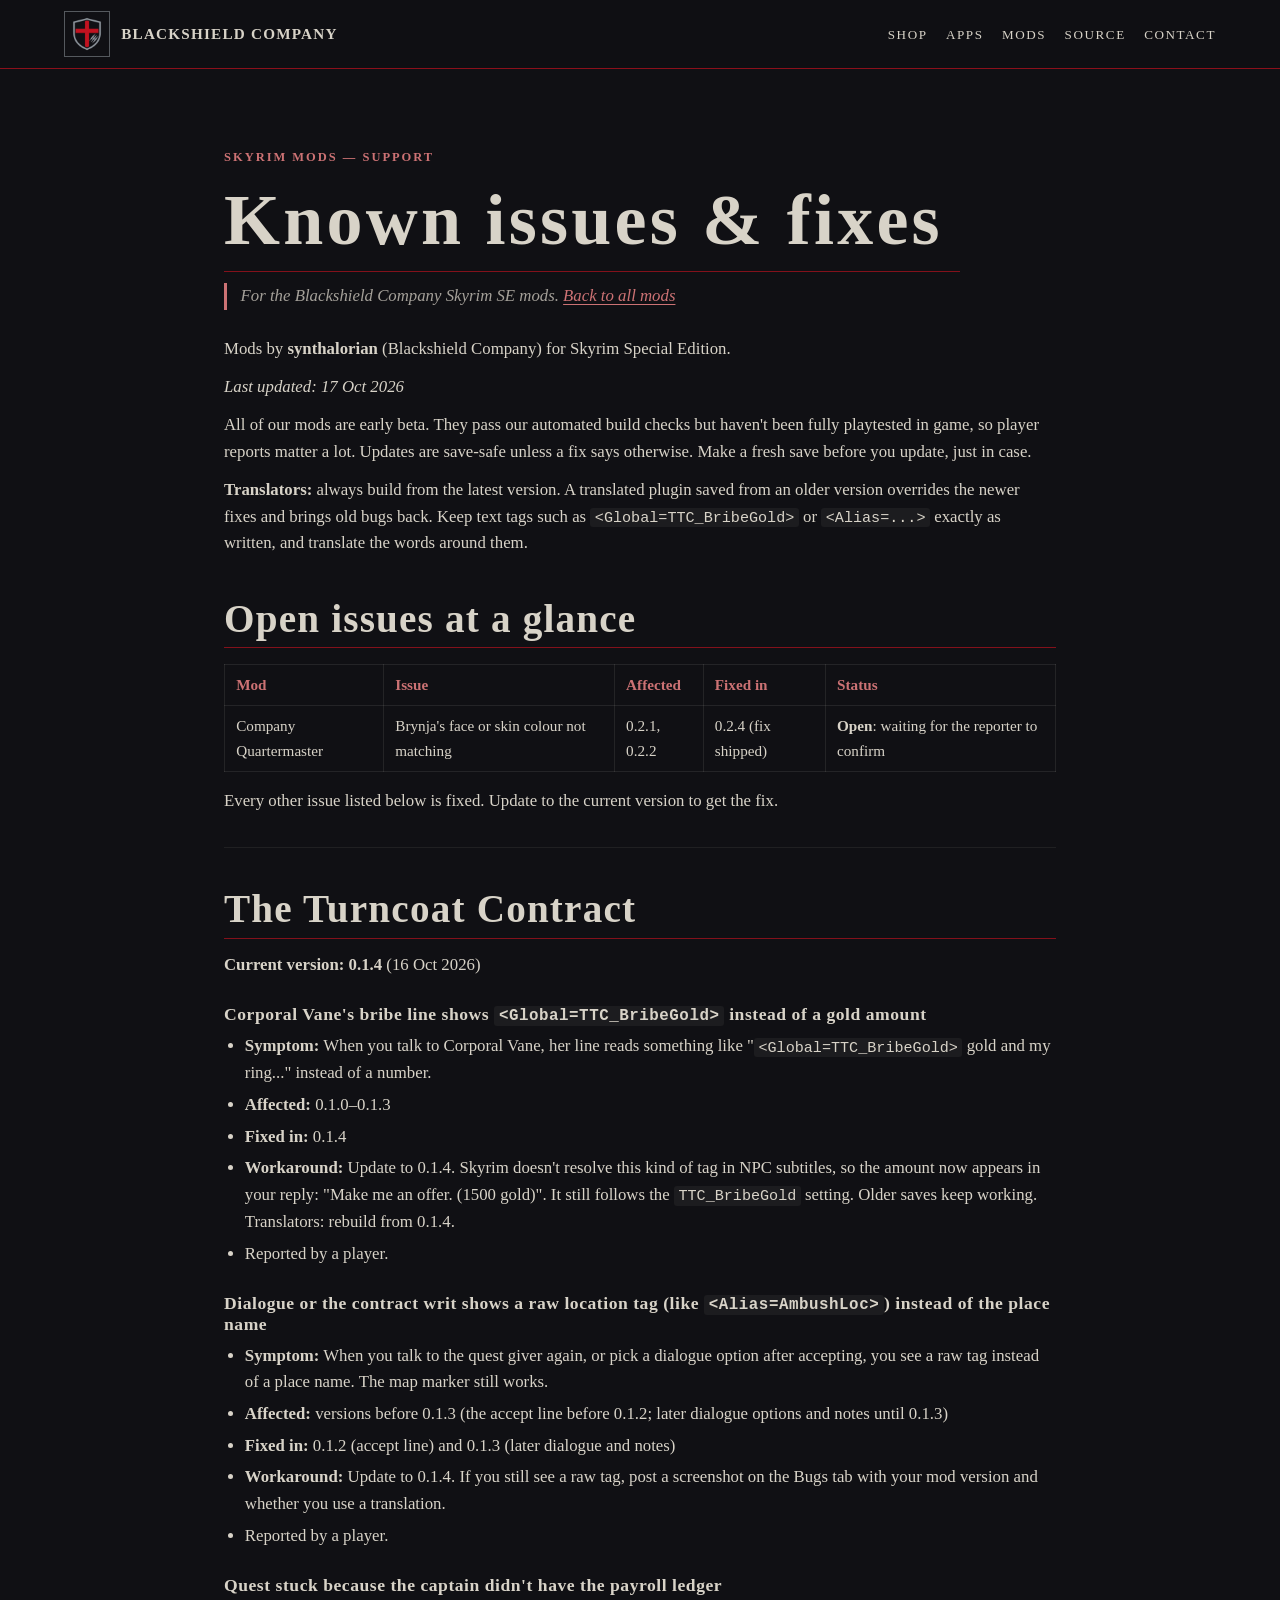
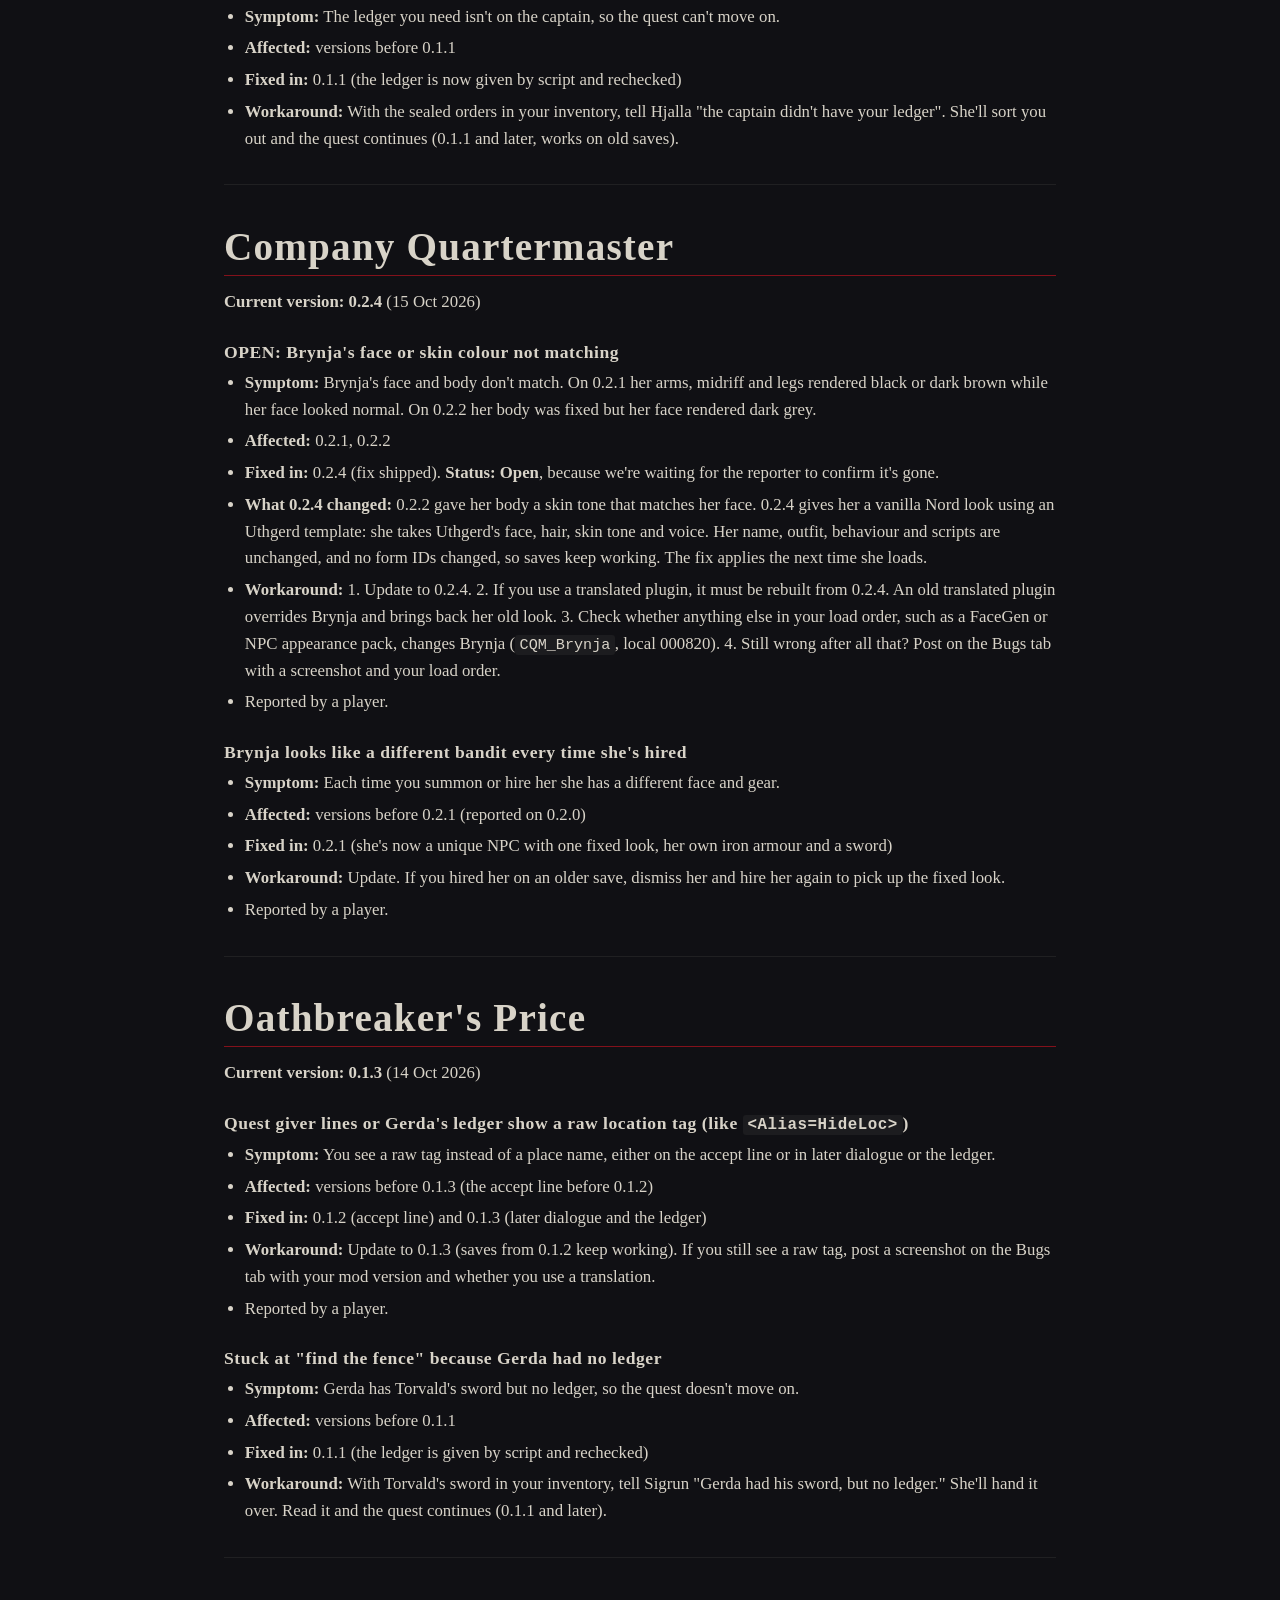
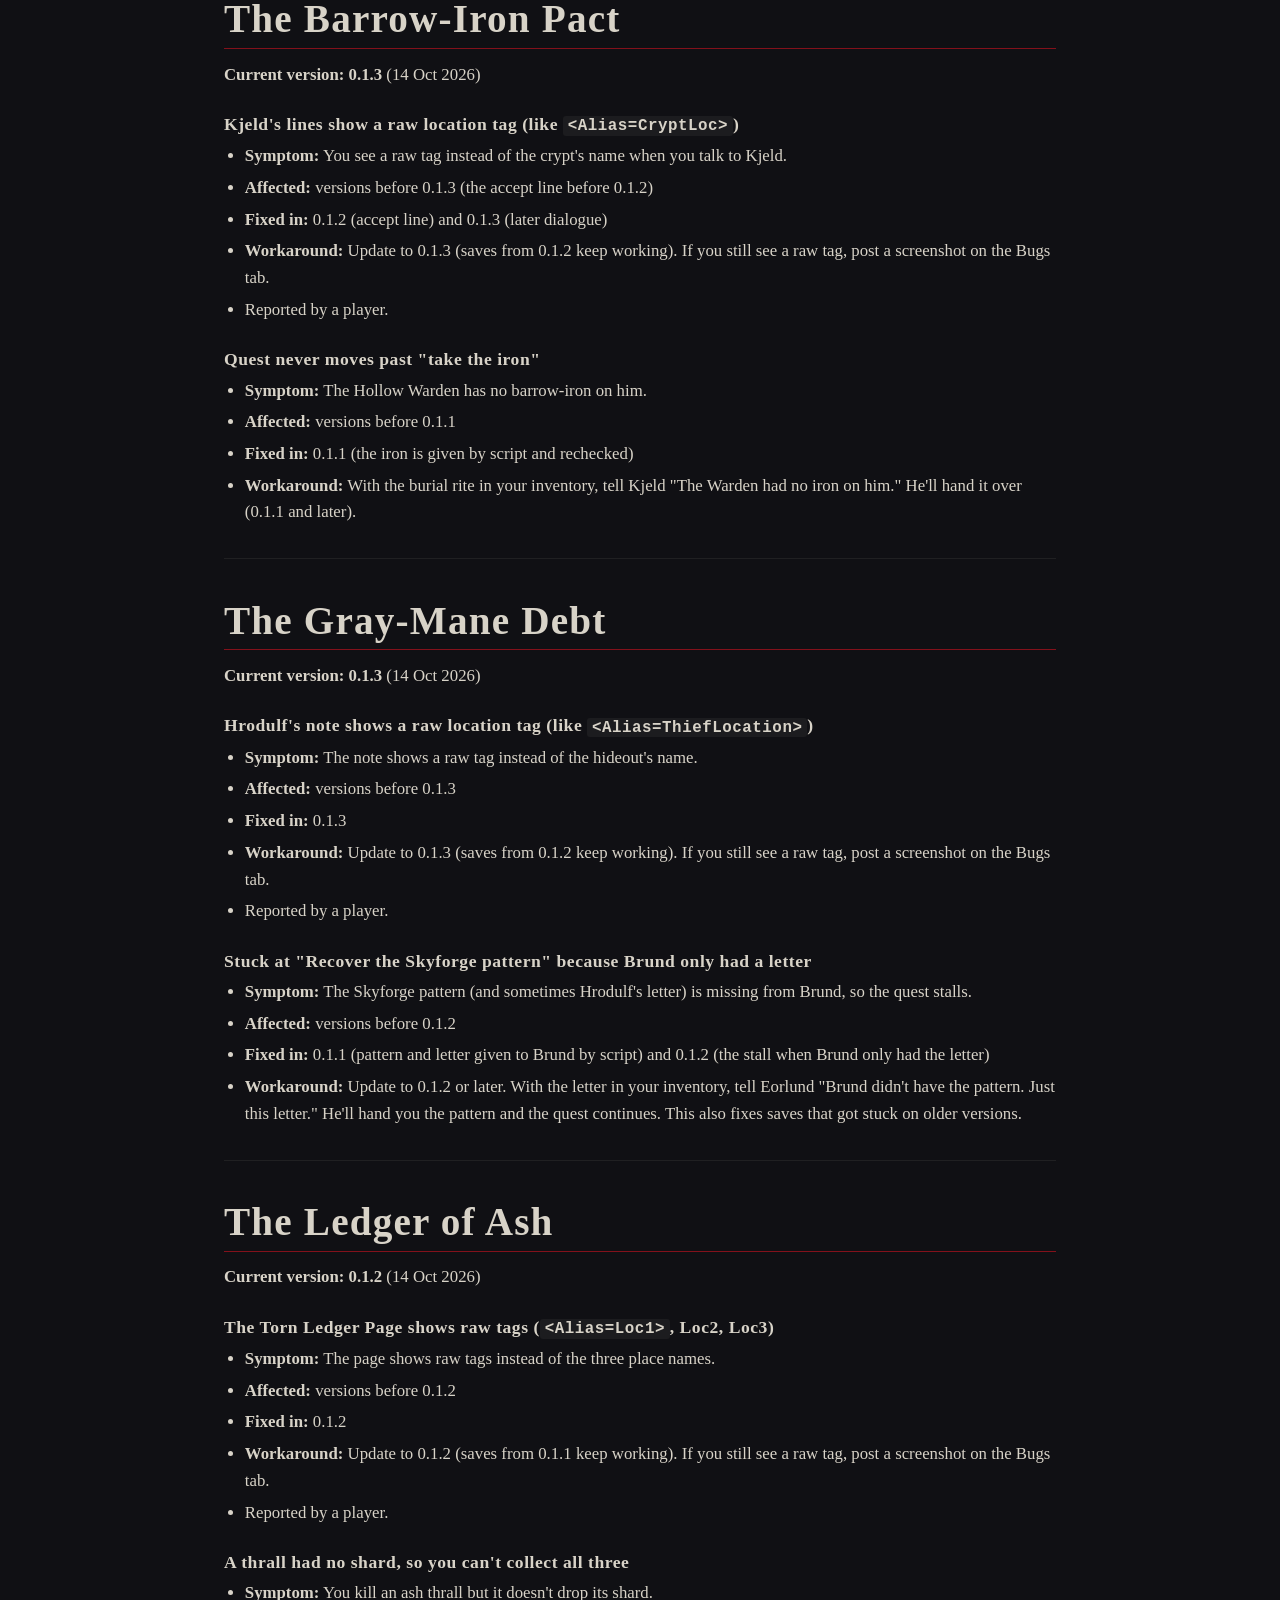
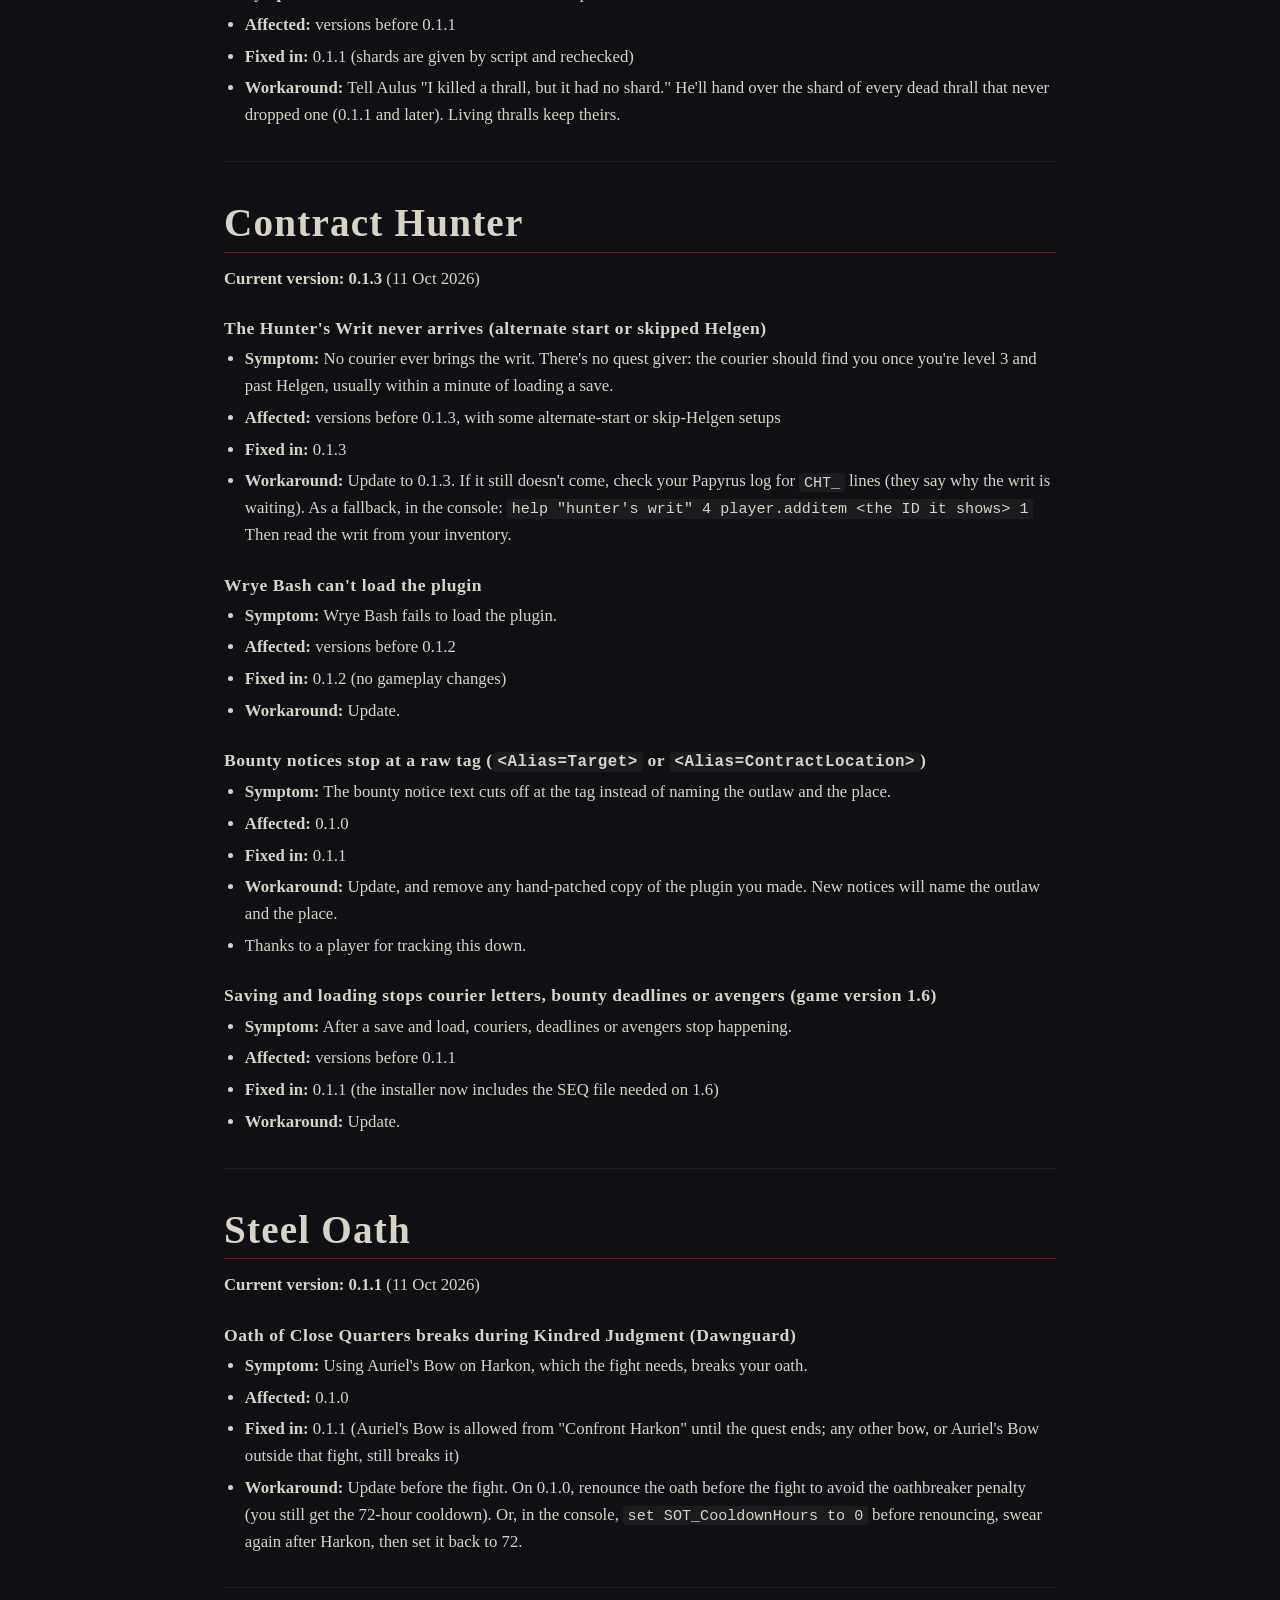
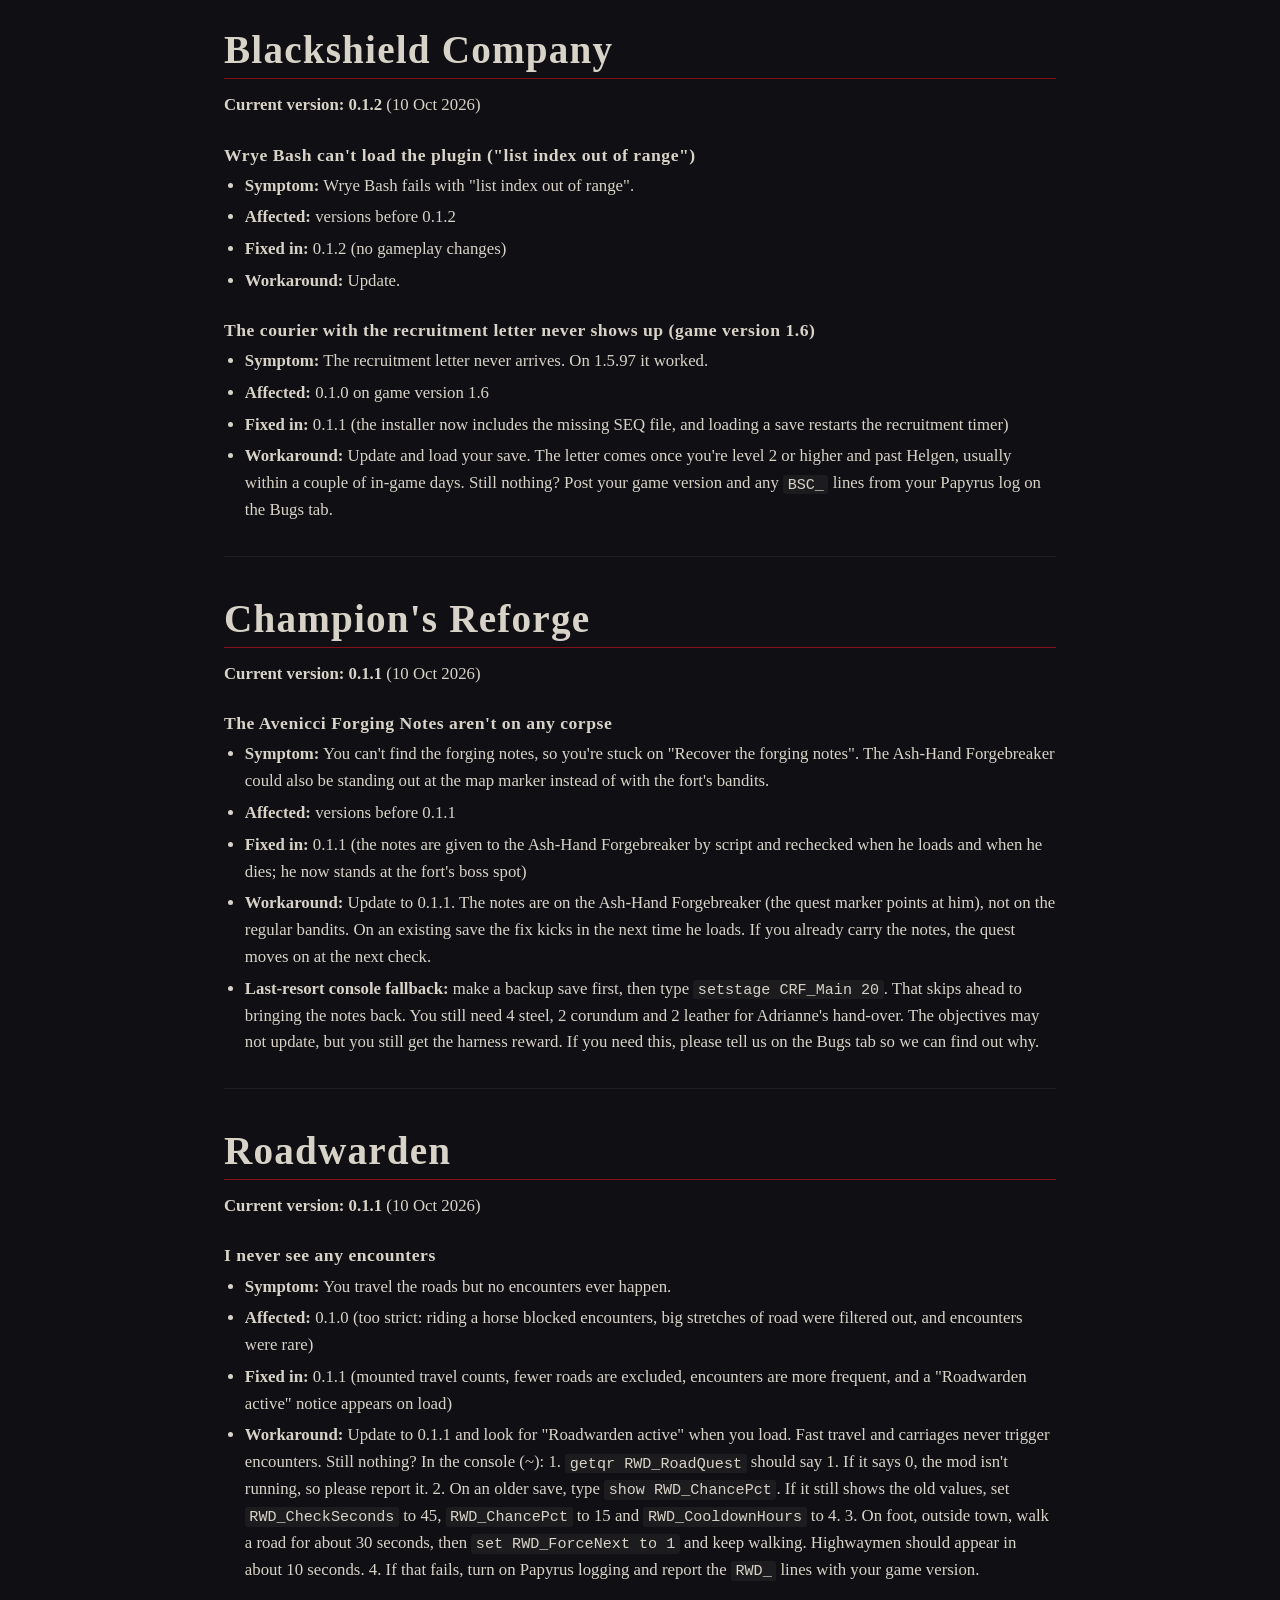
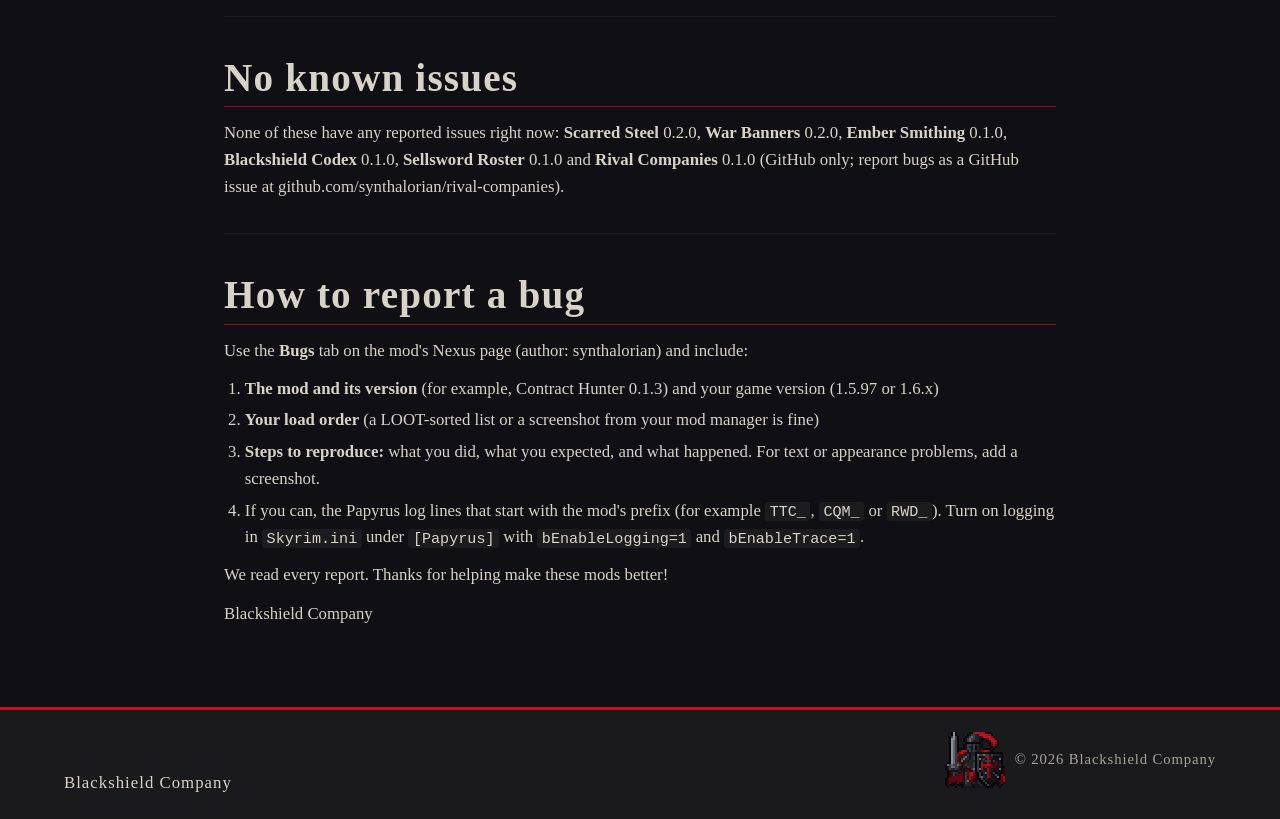
<file: mods/known-issues/index.html>
<!DOCTYPE html>
<html lang="en">
<head>
  <meta charset="utf-8">
  <meta name="viewport" content="width=device-width, initial-scale=1">
  <meta name="color-scheme" content="dark">
  <meta name="theme-color" content="#101014">
  <title>Known issues &amp; fixes: Skyrim mods — Blackshield Company</title>
  <meta name="description" content="Known issues, fixes and workarounds for the Blackshield Company Skyrim Special Edition mods by synthalorian.">
  <link rel="icon" href="/assets/img/favicon-32.png" type="image/png" sizes="32x32">
  <link rel="apple-touch-icon" href="/assets/img/favicon-180.png" sizes="180x180">
  <link rel="stylesheet" href="/style.css">
</head>
<body id="top">
  <a class="skip" href="#main">Skip to content</a>

  <!-- ===== SECTION: NAV ===== -->
  <header class="site-nav">
    <div class="nav-inner">
      <a class="brand" href="/">
        <span class="crest"><img src="/assets/img/crest.webp" alt="Blackshield Company crest, a black shield with a red cross" width="512" height="512"></span>
        <span class="brand-name">Blackshield Company</span>
      </a>
      <nav class="nav-links" aria-label="Primary">
        <a href="/#shop">Shop</a>
        <a href="/#apps">Apps</a>
        <a href="/#mods">Mods</a>
        <a href="/#source">Source</a>
        <a href="/#contact">Contact</a>
      </nav>
    </div>
  </header>
  <!-- ===== END SECTION: NAV ===== -->

  <main id="main" class="section">
    <div class="wrap ki">
      <div class="section-head">
        <p class="eyebrow">Skyrim mods — Support</p>
        <h1>Known issues &amp; fixes</h1>
        <p class="note">For the Blackshield Company Skyrim SE mods. <a href="/#mods">Back to all mods</a></p>
      </div>
<p>Mods by <strong>synthalorian</strong> (Blackshield Company) for Skyrim Special Edition.</p>
<p><em>Last updated: 17 Oct 2026</em></p>
<p>All of our mods are early beta. They pass our automated build checks but haven't been fully playtested in game, so player reports matter a lot. Updates are save-safe unless a fix says otherwise. Make a fresh save before you update, just in case.</p>
<p><strong>Translators:</strong> always build from the latest version. A translated plugin saved from an older version overrides the newer fixes and brings old bugs back. Keep text tags such as <code>&lt;Global=TTC_BribeGold&gt;</code> or <code>&lt;Alias=...&gt;</code> exactly as written, and translate the words around them.</p>
<h2 id="open-issues-at-a-glance">Open issues at a glance</h2>
<div class="ki-table"><table>
<thead>
<tr>
<th>Mod</th>
<th>Issue</th>
<th>Affected</th>
<th>Fixed in</th>
<th>Status</th>
</tr>
</thead>
<tbody>
<tr>
<td>Company Quartermaster</td>
<td>Brynja's face or skin colour not matching</td>
<td>0.2.1, 0.2.2</td>
<td>0.2.4 (fix shipped)</td>
<td><strong>Open</strong>: waiting for the reporter to confirm</td>
</tr>
</tbody>
</table></div>
<p>Every other issue listed below is fixed. Update to the current version to get the fix.</p>
<hr />
<h2 id="the-turncoat-contract">The Turncoat Contract</h2>
<p><strong>Current version: 0.1.4</strong> (16 Oct 2026)</p>
<h3>Corporal Vane's bribe line shows <code>&lt;Global=TTC_BribeGold&gt;</code> instead of a gold amount</h3>
<ul>
<li><strong>Symptom:</strong> When you talk to Corporal Vane, her line reads something like "<code>&lt;Global=TTC_BribeGold&gt;</code> gold and my ring..." instead of a number.</li>
<li><strong>Affected:</strong> 0.1.0–0.1.3</li>
<li><strong>Fixed in:</strong> 0.1.4</li>
<li><strong>Workaround:</strong> Update to 0.1.4. Skyrim doesn't resolve this kind of tag in NPC subtitles, so the amount now appears in your reply: "Make me an offer. (1500 gold)". It still follows the <code>TTC_BribeGold</code> setting. Older saves keep working. Translators: rebuild from 0.1.4.</li>
<li>Reported by a player.</li>
</ul>
<h3>Dialogue or the contract writ shows a raw location tag (like <code>&lt;Alias=AmbushLoc&gt;</code>) instead of the place name</h3>
<ul>
<li><strong>Symptom:</strong> When you talk to the quest giver again, or pick a dialogue option after accepting, you see a raw tag instead of a place name. The map marker still works.</li>
<li><strong>Affected:</strong> versions before 0.1.3 (the accept line before 0.1.2; later dialogue options and notes until 0.1.3)</li>
<li><strong>Fixed in:</strong> 0.1.2 (accept line) and 0.1.3 (later dialogue and notes)</li>
<li><strong>Workaround:</strong> Update to 0.1.4. If you still see a raw tag, post a screenshot on the Bugs tab with your mod version and whether you use a translation.</li>
<li>Reported by a player.</li>
</ul>
<h3>Quest stuck because the captain didn't have the payroll ledger</h3>
<ul>
<li><strong>Symptom:</strong> The ledger you need isn't on the captain, so the quest can't move on.</li>
<li><strong>Affected:</strong> versions before 0.1.1</li>
<li><strong>Fixed in:</strong> 0.1.1 (the ledger is now given by script and rechecked)</li>
<li><strong>Workaround:</strong> With the sealed orders in your inventory, tell Hjalla "the captain didn't have your ledger". She'll sort you out and the quest continues (0.1.1 and later, works on old saves).</li>
</ul>
<hr />
<h2 id="company-quartermaster">Company Quartermaster</h2>
<p><strong>Current version: 0.2.4</strong> (15 Oct 2026)</p>
<h3>OPEN: Brynja's face or skin colour not matching</h3>
<ul>
<li><strong>Symptom:</strong> Brynja's face and body don't match. On 0.2.1 her arms, midriff and legs rendered black or dark brown while her face looked normal. On 0.2.2 her body was fixed but her face rendered dark grey.</li>
<li><strong>Affected:</strong> 0.2.1, 0.2.2</li>
<li><strong>Fixed in:</strong> 0.2.4 (fix shipped). <strong>Status: Open</strong>, because we're waiting for the reporter to confirm it's gone.</li>
<li><strong>What 0.2.4 changed:</strong> 0.2.2 gave her body a skin tone that matches her face. 0.2.4 gives her a vanilla Nord look using an Uthgerd template: she takes Uthgerd's face, hair, skin tone and voice. Her name, outfit, behaviour and scripts are unchanged, and no form IDs changed, so saves keep working. The fix applies the next time she loads.</li>
<li><strong>Workaround:</strong>
  1. Update to 0.2.4.
  2. If you use a translated plugin, it must be rebuilt from 0.2.4. An old translated plugin overrides Brynja and brings back her old look.
  3. Check whether anything else in your load order, such as a FaceGen or NPC appearance pack, changes Brynja (<code>CQM_Brynja</code>, local 000820).
  4. Still wrong after all that? Post on the Bugs tab with a screenshot and your load order.</li>
<li>Reported by a player.</li>
</ul>
<h3>Brynja looks like a different bandit every time she's hired</h3>
<ul>
<li><strong>Symptom:</strong> Each time you summon or hire her she has a different face and gear.</li>
<li><strong>Affected:</strong> versions before 0.2.1 (reported on 0.2.0)</li>
<li><strong>Fixed in:</strong> 0.2.1 (she's now a unique NPC with one fixed look, her own iron armour and a sword)</li>
<li><strong>Workaround:</strong> Update. If you hired her on an older save, dismiss her and hire her again to pick up the fixed look.</li>
<li>Reported by a player.</li>
</ul>
<hr />
<h2 id="oathbreakers-price">Oathbreaker's Price</h2>
<p><strong>Current version: 0.1.3</strong> (14 Oct 2026)</p>
<h3>Quest giver lines or Gerda's ledger show a raw location tag (like <code>&lt;Alias=HideLoc&gt;</code>)</h3>
<ul>
<li><strong>Symptom:</strong> You see a raw tag instead of a place name, either on the accept line or in later dialogue or the ledger.</li>
<li><strong>Affected:</strong> versions before 0.1.3 (the accept line before 0.1.2)</li>
<li><strong>Fixed in:</strong> 0.1.2 (accept line) and 0.1.3 (later dialogue and the ledger)</li>
<li><strong>Workaround:</strong> Update to 0.1.3 (saves from 0.1.2 keep working). If you still see a raw tag, post a screenshot on the Bugs tab with your mod version and whether you use a translation.</li>
<li>Reported by a player.</li>
</ul>
<h3>Stuck at "find the fence" because Gerda had no ledger</h3>
<ul>
<li><strong>Symptom:</strong> Gerda has Torvald's sword but no ledger, so the quest doesn't move on.</li>
<li><strong>Affected:</strong> versions before 0.1.1</li>
<li><strong>Fixed in:</strong> 0.1.1 (the ledger is given by script and rechecked)</li>
<li><strong>Workaround:</strong> With Torvald's sword in your inventory, tell Sigrun "Gerda had his sword, but no ledger." She'll hand it over. Read it and the quest continues (0.1.1 and later).</li>
</ul>
<hr />
<h2 id="the-barrow-iron-pact">The Barrow-Iron Pact</h2>
<p><strong>Current version: 0.1.3</strong> (14 Oct 2026)</p>
<h3>Kjeld's lines show a raw location tag (like <code>&lt;Alias=CryptLoc&gt;</code>)</h3>
<ul>
<li><strong>Symptom:</strong> You see a raw tag instead of the crypt's name when you talk to Kjeld.</li>
<li><strong>Affected:</strong> versions before 0.1.3 (the accept line before 0.1.2)</li>
<li><strong>Fixed in:</strong> 0.1.2 (accept line) and 0.1.3 (later dialogue)</li>
<li><strong>Workaround:</strong> Update to 0.1.3 (saves from 0.1.2 keep working). If you still see a raw tag, post a screenshot on the Bugs tab.</li>
<li>Reported by a player.</li>
</ul>
<h3>Quest never moves past "take the iron"</h3>
<ul>
<li><strong>Symptom:</strong> The Hollow Warden has no barrow-iron on him.</li>
<li><strong>Affected:</strong> versions before 0.1.1</li>
<li><strong>Fixed in:</strong> 0.1.1 (the iron is given by script and rechecked)</li>
<li><strong>Workaround:</strong> With the burial rite in your inventory, tell Kjeld "The Warden had no iron on him." He'll hand it over (0.1.1 and later).</li>
</ul>
<hr />
<h2 id="the-gray-mane-debt">The Gray-Mane Debt</h2>
<p><strong>Current version: 0.1.3</strong> (14 Oct 2026)</p>
<h3>Hrodulf's note shows a raw location tag (like <code>&lt;Alias=ThiefLocation&gt;</code>)</h3>
<ul>
<li><strong>Symptom:</strong> The note shows a raw tag instead of the hideout's name.</li>
<li><strong>Affected:</strong> versions before 0.1.3</li>
<li><strong>Fixed in:</strong> 0.1.3</li>
<li><strong>Workaround:</strong> Update to 0.1.3 (saves from 0.1.2 keep working). If you still see a raw tag, post a screenshot on the Bugs tab.</li>
<li>Reported by a player.</li>
</ul>
<h3>Stuck at "Recover the Skyforge pattern" because Brund only had a letter</h3>
<ul>
<li><strong>Symptom:</strong> The Skyforge pattern (and sometimes Hrodulf's letter) is missing from Brund, so the quest stalls.</li>
<li><strong>Affected:</strong> versions before 0.1.2</li>
<li><strong>Fixed in:</strong> 0.1.1 (pattern and letter given to Brund by script) and 0.1.2 (the stall when Brund only had the letter)</li>
<li><strong>Workaround:</strong> Update to 0.1.2 or later. With the letter in your inventory, tell Eorlund "Brund didn't have the pattern. Just this letter." He'll hand you the pattern and the quest continues. This also fixes saves that got stuck on older versions.</li>
</ul>
<hr />
<h2 id="the-ledger-of-ash">The Ledger of Ash</h2>
<p><strong>Current version: 0.1.2</strong> (14 Oct 2026)</p>
<h3>The Torn Ledger Page shows raw tags (<code>&lt;Alias=Loc1&gt;</code>, Loc2, Loc3)</h3>
<ul>
<li><strong>Symptom:</strong> The page shows raw tags instead of the three place names.</li>
<li><strong>Affected:</strong> versions before 0.1.2</li>
<li><strong>Fixed in:</strong> 0.1.2</li>
<li><strong>Workaround:</strong> Update to 0.1.2 (saves from 0.1.1 keep working). If you still see a raw tag, post a screenshot on the Bugs tab.</li>
<li>Reported by a player.</li>
</ul>
<h3>A thrall had no shard, so you can't collect all three</h3>
<ul>
<li><strong>Symptom:</strong> You kill an ash thrall but it doesn't drop its shard.</li>
<li><strong>Affected:</strong> versions before 0.1.1</li>
<li><strong>Fixed in:</strong> 0.1.1 (shards are given by script and rechecked)</li>
<li><strong>Workaround:</strong> Tell Aulus "I killed a thrall, but it had no shard." He'll hand over the shard of every dead thrall that never dropped one (0.1.1 and later). Living thralls keep theirs.</li>
</ul>
<hr />
<h2 id="contract-hunter">Contract Hunter</h2>
<p><strong>Current version: 0.1.3</strong> (11 Oct 2026)</p>
<h3>The Hunter's Writ never arrives (alternate start or skipped Helgen)</h3>
<ul>
<li><strong>Symptom:</strong> No courier ever brings the writ. There's no quest giver: the courier should find you once you're level 3 and past Helgen, usually within a minute of loading a save.</li>
<li><strong>Affected:</strong> versions before 0.1.3, with some alternate-start or skip-Helgen setups</li>
<li><strong>Fixed in:</strong> 0.1.3</li>
<li><strong>Workaround:</strong> Update to 0.1.3. If it still doesn't come, check your Papyrus log for <code>CHT_</code> lines (they say why the writ is waiting). As a fallback, in the console:
  <code>help "hunter's writ" 4
  player.additem &lt;the ID it shows&gt; 1</code>
  Then read the writ from your inventory.</li>
</ul>
<h3>Wrye Bash can't load the plugin</h3>
<ul>
<li><strong>Symptom:</strong> Wrye Bash fails to load the plugin.</li>
<li><strong>Affected:</strong> versions before 0.1.2</li>
<li><strong>Fixed in:</strong> 0.1.2 (no gameplay changes)</li>
<li><strong>Workaround:</strong> Update.</li>
</ul>
<h3>Bounty notices stop at a raw tag (<code>&lt;Alias=Target&gt;</code> or <code>&lt;Alias=ContractLocation&gt;</code>)</h3>
<ul>
<li><strong>Symptom:</strong> The bounty notice text cuts off at the tag instead of naming the outlaw and the place.</li>
<li><strong>Affected:</strong> 0.1.0</li>
<li><strong>Fixed in:</strong> 0.1.1</li>
<li><strong>Workaround:</strong> Update, and remove any hand-patched copy of the plugin you made. New notices will name the outlaw and the place.</li>
<li>Thanks to a player for tracking this down.</li>
</ul>
<h3>Saving and loading stops courier letters, bounty deadlines or avengers (game version 1.6)</h3>
<ul>
<li><strong>Symptom:</strong> After a save and load, couriers, deadlines or avengers stop happening.</li>
<li><strong>Affected:</strong> versions before 0.1.1</li>
<li><strong>Fixed in:</strong> 0.1.1 (the installer now includes the SEQ file needed on 1.6)</li>
<li><strong>Workaround:</strong> Update.</li>
</ul>
<hr />
<h2 id="steel-oath">Steel Oath</h2>
<p><strong>Current version: 0.1.1</strong> (11 Oct 2026)</p>
<h3>Oath of Close Quarters breaks during Kindred Judgment (Dawnguard)</h3>
<ul>
<li><strong>Symptom:</strong> Using Auriel's Bow on Harkon, which the fight needs, breaks your oath.</li>
<li><strong>Affected:</strong> 0.1.0</li>
<li><strong>Fixed in:</strong> 0.1.1 (Auriel's Bow is allowed from "Confront Harkon" until the quest ends; any other bow, or Auriel's Bow outside that fight, still breaks it)</li>
<li><strong>Workaround:</strong> Update before the fight. On 0.1.0, renounce the oath before the fight to avoid the oathbreaker penalty (you still get the 72-hour cooldown). Or, in the console, <code>set SOT_CooldownHours to 0</code> before renouncing, swear again after Harkon, then set it back to 72.</li>
</ul>
<hr />
<h2 id="blackshield-company">Blackshield Company</h2>
<p><strong>Current version: 0.1.2</strong> (10 Oct 2026)</p>
<h3>Wrye Bash can't load the plugin ("list index out of range")</h3>
<ul>
<li><strong>Symptom:</strong> Wrye Bash fails with "list index out of range".</li>
<li><strong>Affected:</strong> versions before 0.1.2</li>
<li><strong>Fixed in:</strong> 0.1.2 (no gameplay changes)</li>
<li><strong>Workaround:</strong> Update.</li>
</ul>
<h3>The courier with the recruitment letter never shows up (game version 1.6)</h3>
<ul>
<li><strong>Symptom:</strong> The recruitment letter never arrives. On 1.5.97 it worked.</li>
<li><strong>Affected:</strong> 0.1.0 on game version 1.6</li>
<li><strong>Fixed in:</strong> 0.1.1 (the installer now includes the missing SEQ file, and loading a save restarts the recruitment timer)</li>
<li><strong>Workaround:</strong> Update and load your save. The letter comes once you're level 2 or higher and past Helgen, usually within a couple of in-game days. Still nothing? Post your game version and any <code>BSC_</code> lines from your Papyrus log on the Bugs tab.</li>
</ul>
<hr />
<h2 id="champions-reforge">Champion's Reforge</h2>
<p><strong>Current version: 0.1.1</strong> (10 Oct 2026)</p>
<h3>The Avenicci Forging Notes aren't on any corpse</h3>
<ul>
<li><strong>Symptom:</strong> You can't find the forging notes, so you're stuck on "Recover the forging notes". The Ash-Hand Forgebreaker could also be standing out at the map marker instead of with the fort's bandits.</li>
<li><strong>Affected:</strong> versions before 0.1.1</li>
<li><strong>Fixed in:</strong> 0.1.1 (the notes are given to the Ash-Hand Forgebreaker by script and rechecked when he loads and when he dies; he now stands at the fort's boss spot)</li>
<li><strong>Workaround:</strong> Update to 0.1.1. The notes are on the Ash-Hand Forgebreaker (the quest marker points at him), not on the regular bandits. On an existing save the fix kicks in the next time he loads. If you already carry the notes, the quest moves on at the next check.</li>
<li><strong>Last-resort console fallback:</strong> make a backup save first, then type <code>setstage CRF_Main 20</code>. That skips ahead to bringing the notes back. You still need 4 steel, 2 corundum and 2 leather for Adrianne's hand-over. The objectives may not update, but you still get the harness reward. If you need this, please tell us on the Bugs tab so we can find out why.</li>
</ul>
<hr />
<h2 id="roadwarden">Roadwarden</h2>
<p><strong>Current version: 0.1.1</strong> (10 Oct 2026)</p>
<h3>I never see any encounters</h3>
<ul>
<li><strong>Symptom:</strong> You travel the roads but no encounters ever happen.</li>
<li><strong>Affected:</strong> 0.1.0 (too strict: riding a horse blocked encounters, big stretches of road were filtered out, and encounters were rare)</li>
<li><strong>Fixed in:</strong> 0.1.1 (mounted travel counts, fewer roads are excluded, encounters are more frequent, and a "Roadwarden active" notice appears on load)</li>
<li><strong>Workaround:</strong> Update to 0.1.1 and look for "Roadwarden active" when you load. Fast travel and carriages never trigger encounters. Still nothing? In the console (~):
  1. <code>getqr RWD_RoadQuest</code> should say 1. If it says 0, the mod isn't running, so please report it.
  2. On an older save, type <code>show RWD_ChancePct</code>. If it still shows the old values, set <code>RWD_CheckSeconds</code> to 45, <code>RWD_ChancePct</code> to 15 and <code>RWD_CooldownHours</code> to 4.
  3. On foot, outside town, walk a road for about 30 seconds, then <code>set RWD_ForceNext to 1</code> and keep walking. Highwaymen should appear in about 10 seconds.
  4. If that fails, turn on Papyrus logging and report the <code>RWD_</code> lines with your game version.</li>
</ul>
<hr />
<h2 id="no-known-issues">No known issues</h2>
<p>None of these have any reported issues right now: <strong>Scarred Steel</strong> 0.2.0, <strong>War Banners</strong> 0.2.0, <strong>Ember Smithing</strong> 0.1.0, <strong>Blackshield Codex</strong> 0.1.0, <strong>Sellsword Roster</strong> 0.1.0 and <strong>Rival Companies</strong> 0.1.0 (GitHub only; report bugs as a GitHub issue at github.com/synthalorian/rival-companies).</p>
<hr />
<h2 id="how-to-report-a-bug">How to report a bug</h2>
<p>Use the <strong>Bugs</strong> tab on the mod's Nexus page (author: synthalorian) and include:</p>
<ol>
<li><strong>The mod and its version</strong> (for example, Contract Hunter 0.1.3) and your game version (1.5.97 or 1.6.x)</li>
<li><strong>Your load order</strong> (a LOOT-sorted list or a screenshot from your mod manager is fine)</li>
<li><strong>Steps to reproduce:</strong> what you did, what you expected, and what happened. For text or appearance problems, add a screenshot.</li>
<li>If you can, the Papyrus log lines that start with the mod's prefix (for example <code>TTC_</code>, <code>CQM_</code> or <code>RWD_</code>). Turn on logging in <code>Skyrim.ini</code> under <code>[Papyrus]</code> with <code>bEnableLogging=1</code> and <code>bEnableTrace=1</code>.</li>
</ol>
<p>We read every report. Thanks for helping make these mods better!</p>
<p>Blackshield Company</p>
    </div>
  </main>

  <!-- ===== SECTION: FOOTER ===== -->
  <footer class="site-footer">
    <div class="wrap footer-inner">
      <a href="/">Blackshield Company</a>
      <p class="footer-mascot"><img src="/assets/img/knight/frame.png" alt="The Blackshield knight" width="64" height="56" loading="lazy" decoding="async"> © 2026 Blackshield Company</p>
    </div>
  </footer>
  <!-- ===== END SECTION: FOOTER ===== -->
</body>
</html>
</file>
<file: style.css>
:root {
  /* Blackshield palette: black, blood, steel, bone. Every other tone is a mix of these four. */
  --bg: #101014;
  --blood: #c1121f;
  --steel: #8f959c;
  --bone: #d8d3c8;
  --char: var(--bg);
  --char-2: #1a1a1d;
  --blood-text: #cc7274;   /* blood 50% with bone: small red text on black */
  --blood-solid: #9e121d;  /* blood 80% with black: a fill that holds bone text */
  --parchment: var(--bone);
  --dim: rgba(216, 211, 200, 0.74);
  --line: rgba(216, 211, 200, 0.16);
  --serif: "Cinzel", "Trajan Pro", Georgia, serif;
  --sans: Georgia, "Palatino Linotype", Palatino, serif;
  --wrap: 72rem;
  --pad: clamp(1rem, 4vw, 2.5rem);
}

*,
*::before,
*::after {
  box-sizing: border-box;
}

html {
  scroll-behavior: smooth;
}

body {
  margin: 0;
  background: var(--char);
  color: var(--parchment);
  font-family: var(--sans);
  font-size: 1.05rem;
  line-height: 1.6;
  text-rendering: optimizeLegibility;
}

img {
  max-width: 100%;
  height: auto;
  display: block;
}

a {
  color: var(--blood-text);
  text-decoration-thickness: 1px;
  text-underline-offset: 0.18em;
}

a:hover {
  color: var(--parchment);
}

:focus-visible {
  outline: 2px solid var(--steel);
  outline-offset: 3px;
}

.skip {
  position: absolute;
  left: 1rem;
  top: -4rem;
  background: var(--blood-solid);
  color: var(--parchment);
  padding: 0.5rem 0.8rem;
  z-index: 40;
}

.skip:focus {
  top: 0.5rem;
}

h1,
h2,
h3,
.brand-name,
.btn,
.eyebrow,
.badge,
.contact-label {
  font-family: var(--serif);
  font-weight: 600;
}

h1,
h2,
h3 {
  line-height: 1.15;
  margin: 0;
  letter-spacing: 0.03em;
}

h1 {
  font-size: clamp(1.85rem, 6.4vw, 4.5rem);
  letter-spacing: 0.045em;
}

h2 {
  font-size: clamp(1.55rem, 3.2vw, 2.45rem);
}

h3 {
  font-size: 1.15rem;
}

p {
  margin: 0;
}

.wrap {
  width: min(var(--wrap), calc(100% - 2 * var(--pad)));
  margin-inline: auto;
}

.eyebrow {
  margin: 0 0 0.7rem;
  color: var(--blood-text);
  font-size: 0.78rem;
  letter-spacing: 0.16em;
  text-transform: uppercase;
}

.note {
  margin-top: 0.9rem;
  max-width: 42rem;
  padding-left: 0.85rem;
  border-left: 3px solid var(--blood-text);
  color: var(--dim);
  font-family: Georgia, serif;
  font-style: italic;
}

.site-nav {
  position: sticky;
  top: 0;
  z-index: 30;
  background: rgba(16, 16, 20, 0.96);
  border-bottom: 1px solid rgba(193, 18, 31, 0.7);
}

.nav-inner {
  width: min(var(--wrap), calc(100% - 2 * var(--pad)));
  margin-inline: auto;
  display: flex;
  align-items: center;
  justify-content: space-between;
  gap: 1rem;
  min-height: 4.25rem;
  padding: 0.55rem 0;
}

.brand {
  display: flex;
  align-items: center;
  gap: 0.7rem;
  color: var(--parchment);
  text-decoration: none;
  min-width: 0;
}

.brand img {
  width: 46px;
  height: 46px;
  flex: none;
  object-fit: cover;
  border: 1px solid rgba(143, 149, 156, 0.55);
}

.brand-name {
  font-size: 0.95rem;
  letter-spacing: 0.08em;
  text-transform: uppercase;
}

.nav-links {
  display: flex;
  flex-wrap: wrap;
  gap: 0.35rem 1.15rem;
}

.nav-links a {
  color: var(--parchment);
  text-decoration: none;
  font-family: var(--serif);
  font-size: 0.82rem;
  letter-spacing: 0.12em;
  text-transform: uppercase;
}

.nav-links a:hover {
  color: var(--blood-text);
}

.hero {
  position: relative;
  isolation: isolate;
  display: flex;
  align-items: center;
  min-height: calc(100vh - 4.25rem);
  min-height: calc(100svh - 4.25rem);
  overflow: hidden;
  background: var(--char);
}

.hero-copy {
  position: relative;
  z-index: 2;
  width: min(38rem, calc(100% - 2 * var(--pad)));
  margin-left: max(var(--pad), calc((100% - var(--wrap)) / 2));
  margin-right: auto;
  padding: 3.5rem 0 4.5rem;
}

.lede {
  margin-top: 1rem;
  max-width: 34rem;
  font-size: clamp(1.05rem, 2vw, 1.28rem);
  color: var(--parchment);
}

.hero-actions {
  display: flex;
  flex-wrap: wrap;
  gap: 0.75rem;
  margin-top: 1.6rem;
}

.btn {
  display: inline-block;
  padding: 0.72rem 1.15rem;
  background: var(--blood-solid);
  color: var(--parchment);
  border: 1px solid var(--blood-solid);
  text-decoration: none;
  letter-spacing: 0.1em;
  text-transform: uppercase;
  font-size: 0.8rem;
}

.btn:hover {
  background: #7a0d16;
  color: var(--parchment);
}

.btn-line {
  background: transparent;
  border-color: var(--steel);
  color: var(--parchment);
}

.btn-line:hover {
  background: rgba(143, 149, 156, 0.16);
  color: var(--parchment);
}

.pitch {
  padding: 4.5rem 0;
  background: var(--char-2);
  border-bottom: 1px solid var(--line);
}

.pitch-grid {
  display: grid;
  grid-template-columns: minmax(0, 1.05fr) minmax(0, 0.95fr);
  gap: clamp(1.25rem, 4vw, 3rem);
  align-items: center;
}

.pitch-copy {
  border-left: 3px solid var(--blood);
  padding-left: 1.1rem;
}

.pitch-copy p + p {
  margin-top: 0.9rem;
  color: var(--dim);
}

.plate {
  margin: 0;
}



.plate figcaption {
  margin-top: 0.55rem;
  color: var(--dim);
  font-family: Georgia, serif;
  font-style: italic;
  font-size: 0.92rem;
}

.section {
  padding: 4.25rem 0;
}

.section-head {
  margin-bottom: 1.6rem;
  max-width: 46rem;
}

.section-head h2 {
  padding-bottom: 0.55rem;
  border-bottom: 1px solid rgba(193, 18, 31, 0.65);
}

.grid {
  display: grid;
  grid-template-columns: repeat(auto-fill, minmax(min(100%, 17rem), 1fr));
  gap: 0.9rem;
}

.card {
  background: var(--char-2);
  border: 1px solid var(--line);
  border-top: 2px solid var(--blood);
  padding: 1rem 1rem 1.1rem;
  min-width: 0;
}

.card p {
  margin-top: 0.7rem;
  color: var(--dim);
  font-size: 0.98rem;
}

.card-top {
  display: flex;
  flex-wrap: wrap;
  align-items: flex-start;
  justify-content: space-between;
  gap: 0.45rem 0.75rem;
}

.card h3 {
  flex: 1 1 10rem;
}

.card h3 a {
  color: var(--parchment);
  text-decoration: none;
}

.card h3 a:hover {
  color: var(--blood-text);
}

.badge-row {
  display: flex;
  flex-wrap: wrap;
  gap: 0.35rem;
}

.badge {
  display: inline-block;
  padding: 0.2rem 0.45rem;
  font-size: 0.68rem;
  letter-spacing: 0.08em;
  text-transform: uppercase;
  line-height: 1.3;
  white-space: nowrap;
  border: 1px solid transparent;
}

.badge-soon {
  background: var(--blood-solid);
  color: var(--parchment);
}

.badge-design {
  background: transparent;
  color: var(--blood-text);
  border-color: var(--blood-text);
}

.badge-free {
  background: var(--bone);
  color: #101014;
}

.badge-beta {
  background: transparent;
  color: var(--parchment);
  border-color: var(--blood);
}

.band {
  position: relative;
  isolation: isolate;
  overflow: hidden;
  padding: 4.5rem 0;
  background: var(--char);
  border-block: 1px solid var(--line);
}

.band .wrap {
  position: relative;
  z-index: 2;
}

.card-solid {
  background: rgba(26, 26, 29, 0.94);
}

.mod-art {
  aspect-ratio: 16 / 9;
  overflow: hidden;
  margin: 0 0 0.85rem;
  border: 1px solid rgba(193, 18, 31, 0.45);
  background: var(--char);
  position: relative;
}

.mod-art img {
  width: 100%;
  height: 100%;
  object-fit: cover;
  display: block;
  position: absolute;
  inset: 0;
  transform: scale(1);
  transition: transform 0.35s ease;
}

.card:hover .mod-art img,
.card:focus-within .mod-art img {
  transform: scale(1.06);
}

.mod-art--placeholder {
  background: var(--char) url("assets/img/crest.webp") center / contain no-repeat;
}

.mod-art--placeholder img {
  object-fit: contain;
}

.repo-groups {
  display: grid;
  grid-template-columns: repeat(2, minmax(0, 1fr));
  gap: 1.25rem;
}

.repo-group {
  background: var(--char-2);
  border: 1px solid var(--line);
  border-top: 2px solid var(--blood-text);
  padding: 1.1rem 1.15rem 0.4rem;
  min-width: 0;
}

.repo-group h3 {
  margin-bottom: 0.8rem;
}

.repo-group h3 a {
  color: var(--parchment);
  text-decoration: none;
  letter-spacing: 0.04em;
}

.repo-group h3 a:hover {
  color: var(--blood-text);
}

.repo-list {
  list-style: none;
  margin: 0;
  padding: 0;
}

.repo-list li {
  display: grid;
  gap: 0.15rem;
  padding: 0.7rem 0;
  border-top: 1px solid var(--line);
}

.repo-list a {
  font-family: var(--serif);
  color: var(--parchment);
  text-decoration: none;
  letter-spacing: 0.02em;
}

.repo-list a:hover {
  color: var(--blood-text);
}

.repo-list span {
  color: var(--dim);
  font-size: 0.95rem;
}

.source-intro {
  margin-top: 0.9rem;
  max-width: 46rem;
}

.source-group + .source-group {
  margin-top: 1.85rem;
}

.source-group > h3 {
  margin: 0 0 0.75rem;
  color: var(--blood-text);
  font-size: 0.92rem;
  letter-spacing: 0.1em;
  text-transform: uppercase;
}

a.card-source {
  font-family: var(--serif);
  font-size: 0.78rem;
  letter-spacing: 0.08em;
  text-transform: uppercase;
}

.source-foot {
  margin-top: 1.6rem;
  max-width: 46rem;
  color: var(--dim);
}

.source-foot + .source-foot {
  margin-top: 0.7rem;
  color: var(--parchment);
}

.contact {
  padding-top: 1rem;
}

.contact-list {
  list-style: none;
  margin: 0;
  padding: 0;
  display: grid;
  gap: 0.75rem;
  max-width: 36rem;
}

.contact-list li {
  display: grid;
  grid-template-columns: 6.5rem minmax(0, 1fr);
  gap: 0.75rem;
  align-items: baseline;
  padding: 0.85rem 0;
  border-top: 1px solid var(--line);
}

.contact-label {
  color: var(--blood-text);
  font-size: 0.75rem;
  letter-spacing: 0.12em;
  text-transform: uppercase;
}

.contact-list a {
  color: var(--parchment);
  overflow-wrap: anywhere;
}

.contact-list a:hover {
  color: var(--blood-text);
}

.site-footer {
  border-top: 3px solid var(--blood);
  background: var(--char-2);
  padding: 1.4rem 0 1.8rem;
}

.footer-inner {
  display: flex;
  flex-wrap: wrap;
  justify-content: space-between;
  gap: 0.6rem 1.5rem;
  align-items: baseline;
}

.footer-inner a {
  font-family: var(--serif);
  color: var(--parchment);
  letter-spacing: 0.06em;
  text-decoration: none;
}

.footer-inner a:hover {
  color: var(--blood-text);
}

.footer-inner p {
  margin: 0;
  color: var(--dim);
  font-family: var(--serif);
  letter-spacing: 0.06em;
  font-size: 0.92rem;
}

@media (max-width: 800px) {
  .nav-inner {
    flex-direction: column;
    align-items: flex-start;
  }

  .pitch-grid,
  .repo-groups {
    grid-template-columns: 1fr;
  }

  .hero {
    align-items: flex-end;
    min-height: 78vh;
    min-height: 78svh;
  }

  .hero-copy {
    padding: 2.5rem 0 2.75rem;
  }
}

@media (max-width: 390px) {
  body {
    font-size: 1rem;
  }

  .nav-inner {
    padding: 0.7rem 0;
  }

  .brand-name {
    font-size: 0.82rem;
    letter-spacing: 0.05em;
  }

  .nav-links {
    gap: 0.45rem 0.85rem;
  }

  .nav-links a {
    font-size: 0.75rem;
    letter-spacing: 0.08em;
  }

  h1 {
    font-size: 1.85rem;
    letter-spacing: 0.03em;
  }

  .hero-copy {
    width: min(100% - 2rem, 38rem);
    margin-left: 1rem;
  }

  .card-top {
    flex-direction: column;
  }

  .card-top h3 {
    flex: none;
  }

  .contact-list li {
    grid-template-columns: 1fr;
    gap: 0.2rem;
  }

  .source-group > h3 {
    letter-spacing: 0.06em;
  }

  .card h3,
  .source-group > h3,
  .source-foot,
  .source-intro {
    overflow-wrap: anywhere;
  }

  .btn {
    width: 100%;
    text-align: center;
  }
}

@media (prefers-reduced-motion: reduce) {
  html {
    scroll-behavior: auto;
  }
}

.hero-tags{list-style:none;display:flex;flex-wrap:wrap;gap:.4rem;margin:1.3rem 0 1.4rem;padding:0;max-width:34rem}
.hero-tags li{font-size:.72rem;letter-spacing:.12em;text-transform:uppercase;color:var(--bone);border:1px solid var(--steel);background:rgba(16,16,20,.55);padding:.25rem .55rem}

.hero-copy {
  z-index: 3;
}

/* Hero art: the black knight on a plain black field. No painted backdrop. */
.hero-art {
  position: absolute;
  inset: 0;
  z-index: 0;
  display: flex;
  align-items: center;
  justify-content: flex-end;
  padding-right: max(var(--pad), calc((100% - var(--wrap)) / 2));
  pointer-events: none;
}

.hero-art .knight {
  --k: 14;
  border-bottom: 2px solid var(--blood);
}

.crest {
  position: relative;
  flex: none;
  display: block;
  width: 46px;
  height: 46px;
}

.hero-copy .eyebrow,
.hero-copy h1,
.hero-copy .lede,
.hero-copy .hero-tags,
.hero-copy .hero-actions {
  animation: rise-in 0.9s ease both;
}

.hero-copy .eyebrow { animation-delay: 0.08s; }
.hero-copy h1 { animation-delay: 0.2s; }
.hero-copy .lede { animation-delay: 0.34s; }
.hero-copy .hero-tags { animation-delay: 0.48s; }
.hero-copy .hero-actions { animation-delay: 0.62s; }

.site-nav {
  isolation: isolate;
}

.site-footer {
  position: relative;
  isolation: isolate;
}

.nav-links a {
  position: relative;
}

.nav-links a::after {
  content: "";
  position: absolute;
  left: 0;
  bottom: -0.2em;
  width: 100%;
  height: 1px;
  background: var(--blood);
  transform: scaleX(0);
  transform-origin: left center;
  transition: transform 0.32s ease;
  pointer-events: none;
}

.nav-links a:hover::after,
.nav-links a:focus-visible::after {
  transform: scaleX(1);
}

.btn:focus-visible {
  overflow: visible;
}

.section-head h2,
.pitch-copy h2 {
  position: relative;
  border-bottom: none;
}

.pitch-copy h2 {
  padding-bottom: 0.55rem;
}

.section-head h2::after,
.pitch-copy h2::after {
  content: "";
  position: absolute;
  left: 0;
  bottom: 0;
  width: 100%;
  height: 1px;
  background: var(--blood);
  transform: scaleX(1);
  transform-origin: left center;
  pointer-events: none;
}

html.js .section-head h2::after,
html.js .pitch-copy h2::after {
  transform: scaleX(0);
  transition: transform 0.85s ease;
}

html.js .reveal.is-visible .section-head h2::after,
html.js .reveal.is-visible .pitch-copy h2::after {
  transform: scaleX(1);
}

.card {
  position: relative;
  z-index: 0;
}

.card:hover,
.card:focus-within {
  transform: translateY(-0.35rem);
  z-index: 1;
  border-color: var(--blood);
}

.grid > .card:nth-child(6n + 1) { --reveal-delay: 0.02s; }
.grid > .card:nth-child(6n + 2) { --reveal-delay: 0.08s; }
.grid > .card:nth-child(6n + 3) { --reveal-delay: 0.14s; }
.grid > .card:nth-child(6n + 4) { --reveal-delay: 0.2s; }
.grid > .card:nth-child(6n + 5) { --reveal-delay: 0.26s; }
.grid > .card:nth-child(6n + 6) { --reveal-delay: 0.32s; }

html.js .reveal:not(.hero) {
  opacity: 0;
  transform: translateY(1.15rem);
  transition: opacity 0.7s ease, transform 0.7s ease;
  transition-delay: var(--reveal-delay, 0s);
}

html.js .reveal:not(.hero).is-visible {
  opacity: 1;
  transform: translateY(0);
}

html.js .card.reveal.is-visible:hover,
html.js .card.reveal.is-visible:focus-within {
  transform: translateY(-0.35rem);
  transition-delay: 0s;
}

@keyframes rise-in {
  from {
    opacity: 0;
    transform: translateY(1.05rem);
  }
  to {
    opacity: 1;
    transform: translateY(0);
  }
}

@media (prefers-reduced-motion: reduce) {
  html {
    scroll-behavior: auto;
  }

  *,
  *::before,
  *::after {
    animation: none !important;
    transition: none !important;
  }

  html.js .reveal,
  html.js .reveal:not(.hero),
  html.js .reveal:not(.hero).is-visible,
  html.js .card.reveal.is-visible:hover,
  html.js .card.reveal.is-visible:focus-within,
  .card:hover,
  .card:focus-within,
  .hero-copy .eyebrow,
  .hero-copy h1,
  .hero-copy .lede,
  .hero-copy .hero-tags,
  .hero-copy .hero-actions {
    opacity: 1 !important;
    transform: none !important;
  }

  html.js .section-head h2::after,
  html.js .pitch-copy h2::after,
  html.js .reveal.is-visible .section-head h2::after,
  html.js .reveal.is-visible .pitch-copy h2::after {
    transform: scaleX(1) !important;
  }
}

/* The Blackshield knight: canonical 32x28 pixel frames, strips in assets/img/knight/.
   --k is the integer pixel scale. Reduced motion shows frame 0. */
.knight { --k: 8; display: block; position: relative; overflow: hidden; width: calc(32px * var(--k)); height: calc(28px * var(--k)); }
.knight > img { display: block; height: 100%; max-width: none; image-rendering: pixelated; animation-iteration-count: infinite; animation-timing-function: steps(4, end); animation-name: knight-run; }
.knight-idle > img     { width: 400%; animation-duration: 1280ms; }
.knight-thinking > img { width: 400%; animation-duration: 1040ms; }
.knight-working > img  { width: 400%; animation-duration: 680ms; }
.knight-error > img    { width: 400%; animation-duration: 520ms; }
.knight-success > img  { width: 300%; animation-duration: 720ms; animation-timing-function: steps(3, end); }
@keyframes knight-run { to { transform: translateX(-100%); } }
@media (prefers-reduced-motion: reduce) { .knight > img { animation: none; } }
/* Hero and 404 knights play three loops, then hold. */
.hero-art .knight > img, .knight-once > img { animation-iteration-count: 3; }

/* Knight in the bottom-left corner of every page. A button: hover, focus, click. */
.corner-knight {
  position: fixed;
  left: 1rem;
  bottom: 1rem;
  z-index: 20;
  margin: 0;
  padding: 0;
  border: 0;
  background: none;
  line-height: 0;
  cursor: pointer;
  -webkit-tap-highlight-color: transparent;
}
.corner-knight .knight { --k: 3; pointer-events: none; filter: drop-shadow(0 2px 4px rgba(0, 0, 0, .6)); transition: transform .18s ease-out; }
.corner-knight:hover .knight, .corner-knight:focus-visible .knight { transform: translateY(-3px); }
.corner-knight:focus { outline: none; }
.corner-knight:focus-visible { outline: 2px solid var(--steel); outline-offset: 3px; }
@media (max-width: 860px) { .corner-knight { left: .6rem; bottom: .6rem; } .corner-knight .knight { --k: 2; } }
@media (max-width: 480px) { .corner-knight { display: none; } }
@media (prefers-reduced-motion: reduce) { .corner-knight .knight { transition: none; } .corner-knight:hover .knight, .corner-knight:focus-visible .knight { transform: none; } }
@media print { .corner-knight { display: none; } }
.footer-mascot { display: flex; align-items: center; gap: .6rem; }
.footer-mascot img { width: 64px; height: 56px; image-rendering: pixelated; }
.plate .knight { --k: 12; margin-inline: auto; max-width: 100%; border: 1px solid var(--line); border-bottom: 2px solid var(--blood); background: var(--char-2); }
@media (max-width: 800px) { .hero-art { align-items: flex-start; padding-top: 1.25rem; opacity: .35; } .hero-art .knight { --k: 9; } .plate .knight { --k: 8; } }
@media (max-width: 480px) { .plate .knight { --k: 6; } }

/* Keep section labels clear of the fixed header when jumping from the nav. */
section[id] { scroll-margin-top: 88px; }

/* ===== Known issues page (mods/known-issues/) ===== */
.ki { max-width: 52rem; }
.ki h1 { margin: 0; padding-bottom: 0.55rem; border-bottom: 1px solid rgba(193, 18, 31, 0.65); }
.ki h2 { margin: 2.4rem 0 0.8rem; padding-bottom: 0.4rem; border-bottom: 1px solid rgba(193, 18, 31, 0.65); }
.ki h3 { margin: 1.6rem 0 0.5rem; font-size: 1.1rem; }
.ki p { margin: 0.7rem 0; }
.ki ul, .ki ol { margin: 0.5rem 0; padding-left: 1.3rem; }
.ki li { margin: 0.3rem 0; }
.ki hr { border: 0; border-top: 1px solid rgba(216, 211, 200, 0.08); margin: 2rem 0; }
.ki code { font-size: 0.9em; padding: 0.05em 0.3em; background: rgba(216, 211, 200, 0.06); border-radius: 3px; }
.ki pre { overflow-x: auto; padding: 0.8rem 1rem; background: rgba(0, 0, 0, 0.35); border-left: 3px solid var(--blood-text); }
.ki pre code { background: none; padding: 0; }
.ki-table { overflow-x: auto; margin: 1rem 0; }
.ki table { border-collapse: collapse; width: 100%; font-size: 0.95rem; }
.ki th, .ki td { text-align: left; padding: 0.5rem 0.7rem; border: 1px solid rgba(216, 211, 200, 0.1); vertical-align: top; }
.ki th { color: var(--blood-text); }

.plate figcaption { text-align: center; }
</file>
